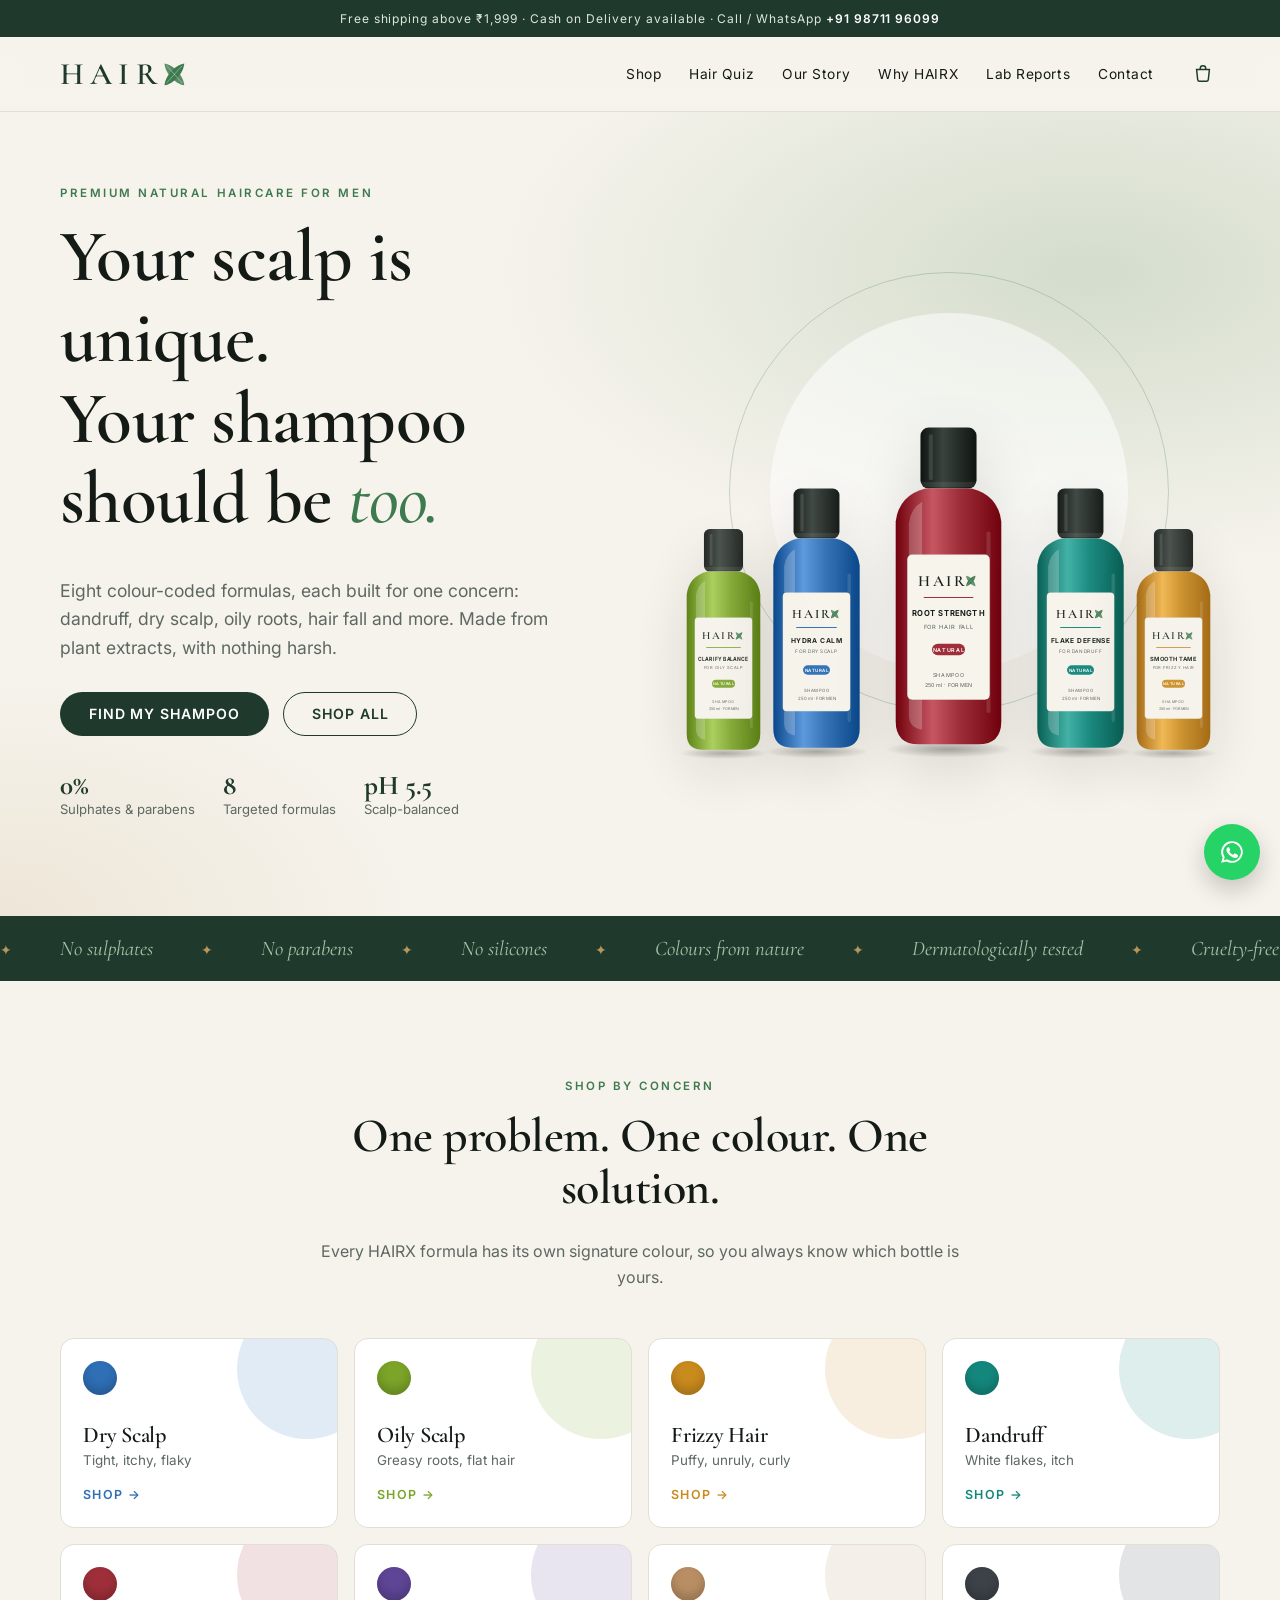
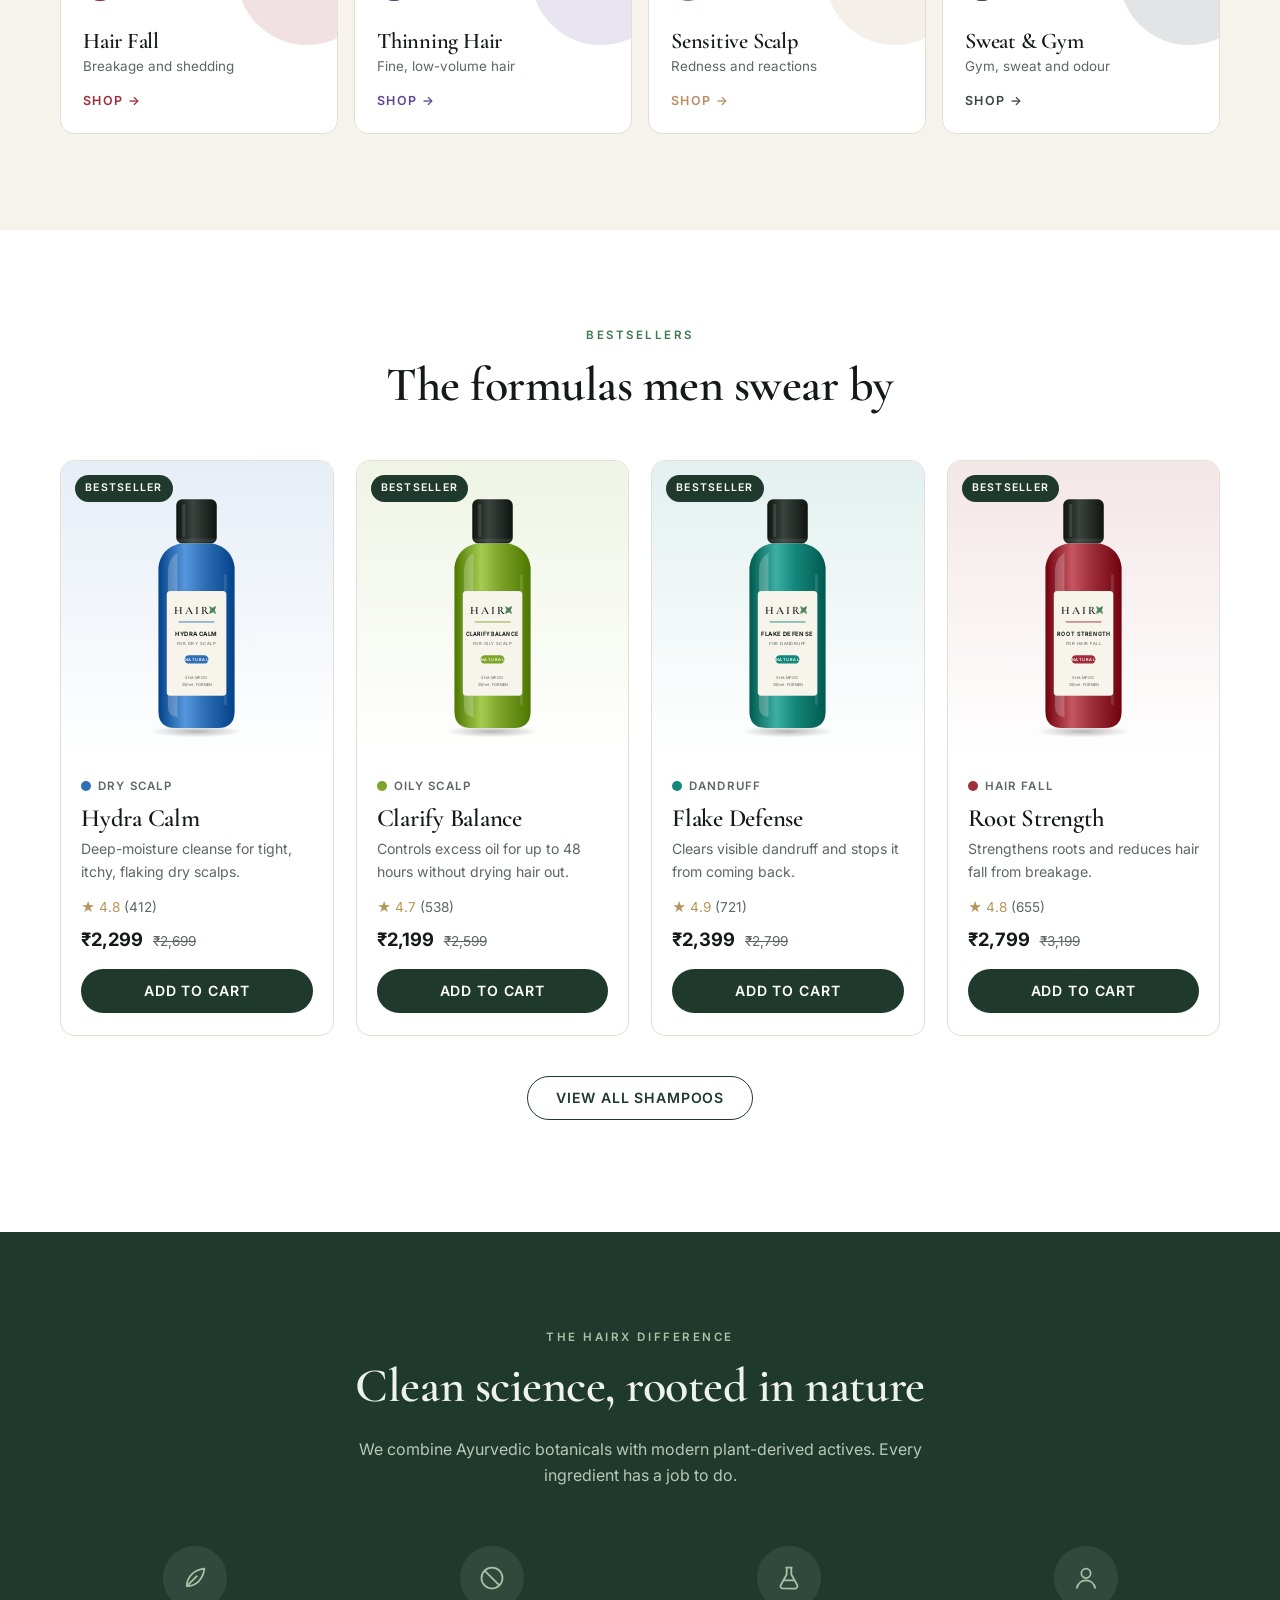
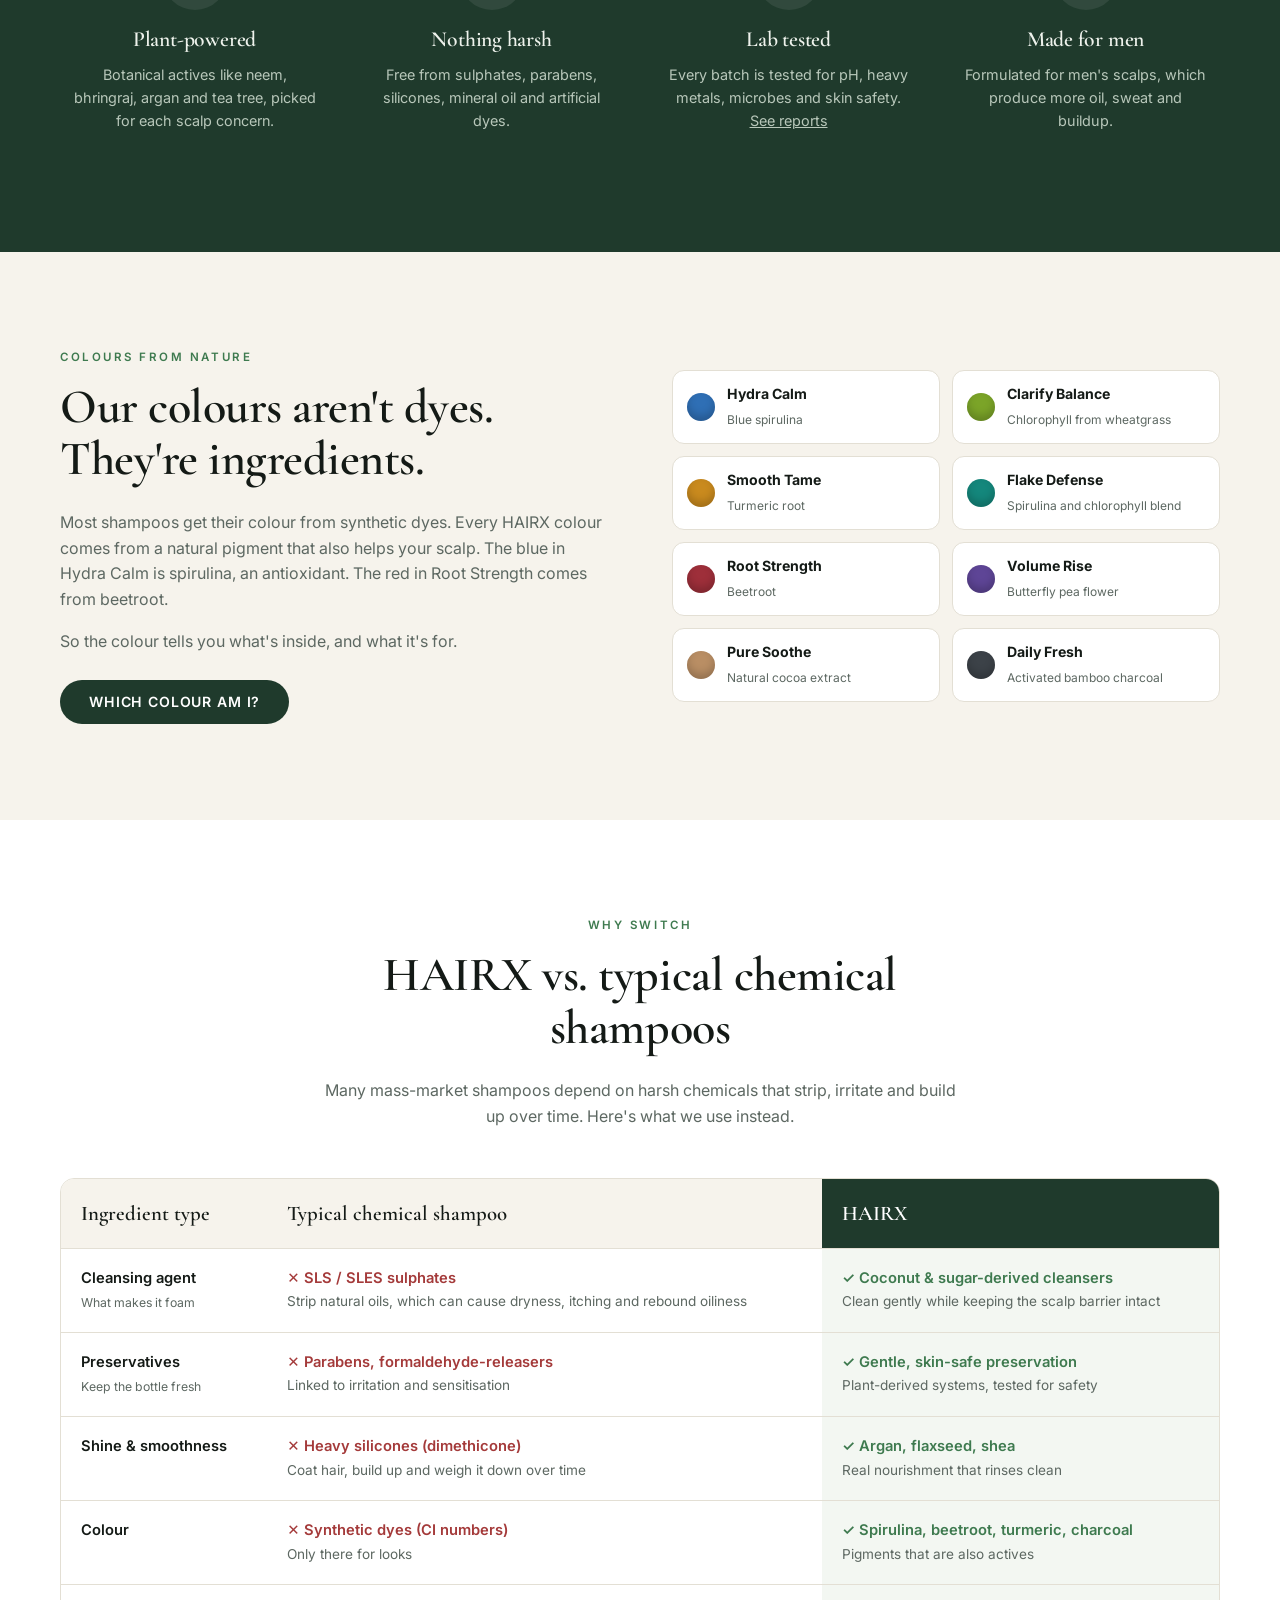
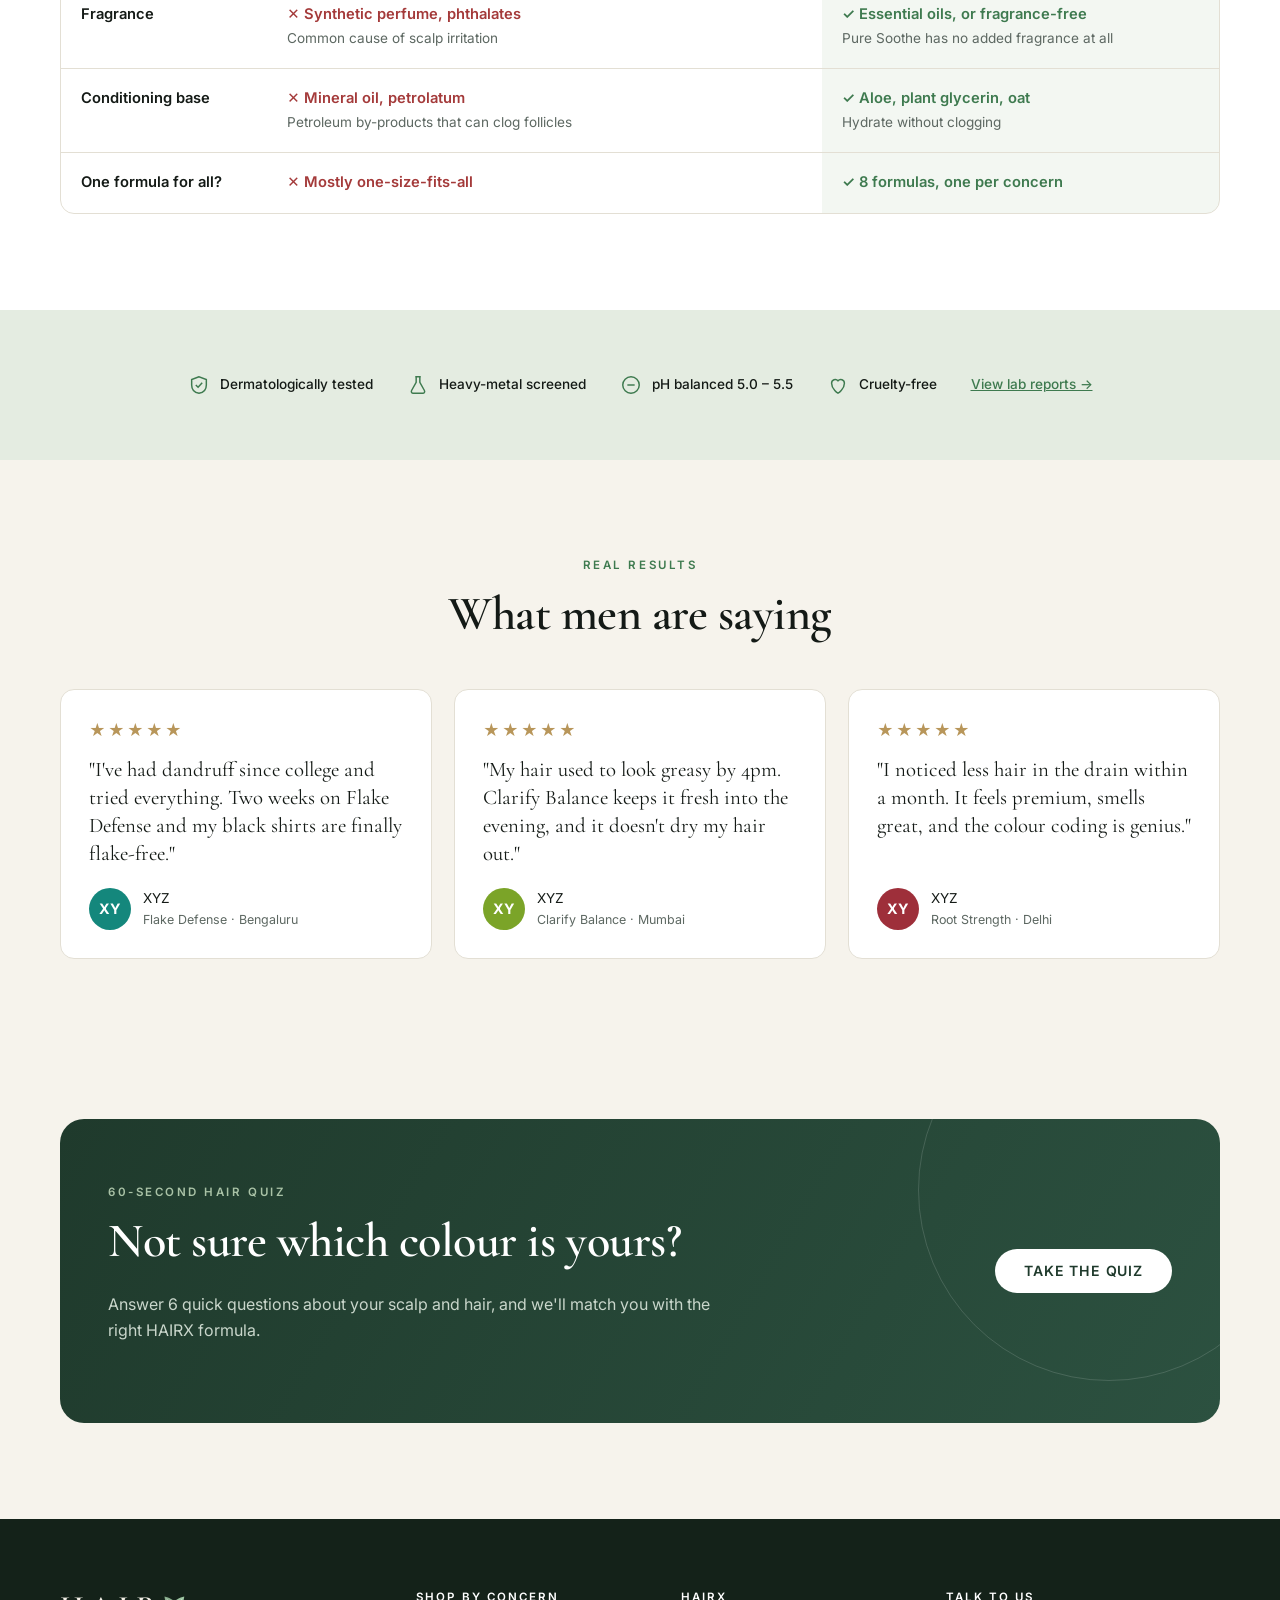
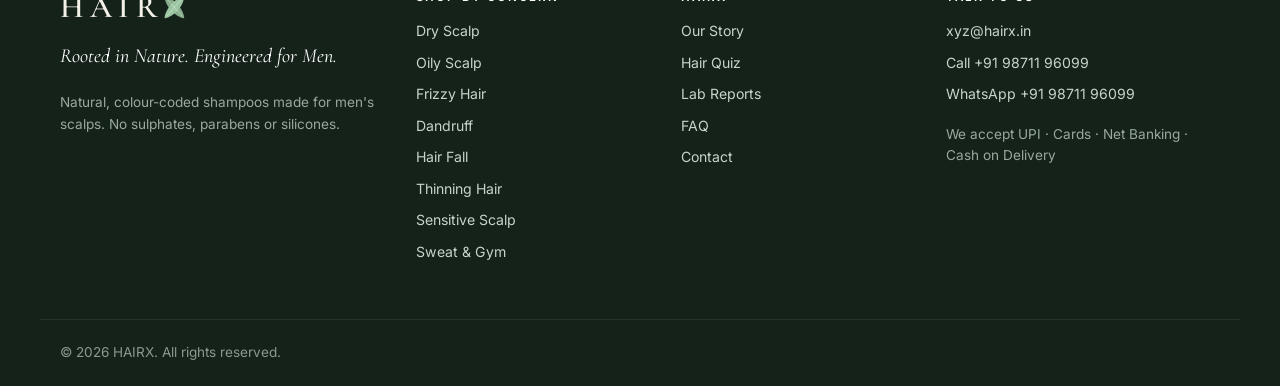
<file: index.html>
<!doctype html>
<html lang="en">
<head>
  <meta charset="utf-8">
  <meta name="viewport" content="width=device-width, initial-scale=1">
  <title>HAIRX — Natural Shampoos for Men | Rooted in Nature</title>
  <meta name="description" content="HAIRX makes premium, natural, colour-coded shampoos for men — one formula for every scalp concern: dandruff, dry scalp, oily scalp, hair fall, frizz and more.">
  <link rel="preconnect" href="https://fonts.googleapis.com">
  <link rel="preconnect" href="https://fonts.gstatic.com" crossorigin>
  <link href="https://fonts.googleapis.com/css2?family=Cormorant+Garamond:ital,wght@0,500;0,600;0,700;1,500&family=Inter:wght@400;500;600;700&display=swap" rel="stylesheet">
  <link rel="stylesheet" href="assets/css/style.css?v=3">
  <link rel="icon" href="data:image/svg+xml,%3Csvg xmlns='http://www.w3.org/2000/svg' viewBox='0 0 40 40'%3E%3Crect width='40' height='40' rx='10' fill='%231F3A2C'/%3E%3Cg transform='translate(20 20)' fill='%23A9C2A6'%3E%3Cpath d='M0-14C5-7 5 7 0 14C-5 7-5-7 0-14Z' transform='rotate(42)'/%3E%3Cpath d='M0-14C5-7 5 7 0 14C-5 7-5-7 0-14Z' transform='rotate(-42)'/%3E%3C/g%3E%3C/svg%3E">
</head>
<body>
  <div id="site-header"></div>

  <main>
    <!-- HERO -->
    <section class="hero">
      <div class="container hero-grid">
        <div class="reveal">
          <span class="eyebrow">Premium natural haircare for men</span>
          <h1>Your scalp is unique.<br>Your shampoo should be <em>too.</em></h1>
          <p class="hero-lead">Eight colour-coded formulas, each built for one concern: dandruff, dry scalp, oily roots, hair fall and more. Made from plant extracts, with nothing harsh.</p>
          <div class="hero-actions">
            <a class="btn btn-dark" href="quiz.html">Find my shampoo</a>
            <a class="btn btn-outline" href="shop.html">Shop all</a>
          </div>
          <div class="hero-trust">
            <div><strong>0%</strong>Sulphates &amp; parabens</div>
            <div><strong>8</strong>Targeted formulas</div>
            <div><strong>pH 5.5</strong>Scalp-balanced</div>
          </div>
        </div>
        <div class="hero-bottles reveal" id="hero-bottles"><div class="hero-ring"></div></div>
      </div>
    </section>

    <div class="marquee" aria-hidden="true">
      <div class="marquee-track">
        <span>No sulphates</span><span>No parabens</span><span>No silicones</span><span>Colours from nature</span><span>Dermatologically tested</span><span>Cruelty-free</span><span>Made in India</span>
        <span>No sulphates</span><span>No parabens</span><span>No silicones</span><span>Colours from nature</span><span>Dermatologically tested</span><span>Cruelty-free</span><span>Made in India</span>
      </div>
    </div>

    <!-- SHOP BY CONCERN -->
    <section class="section">
      <div class="container">
        <div class="section-head reveal">
          <span class="eyebrow">Shop by concern</span>
          <h2>One problem. One colour. One solution.</h2>
          <p>Every HAIRX formula has its own signature colour, so you always know which bottle is yours.</p>
        </div>
        <div class="concern-grid" id="concern-grid"></div>
      </div>
    </section>

    <!-- BESTSELLERS -->
    <section class="section bg-paper">
      <div class="container">
        <div class="section-head reveal">
          <span class="eyebrow">Bestsellers</span>
          <h2>The formulas men swear by</h2>
        </div>
        <div class="product-grid" id="bestsellers"></div>
        <p style="text-align:center;margin-top:40px"><a class="btn btn-outline" href="shop.html">View all shampoos</a></p>
      </div>
    </section>

    <!-- BENEFITS -->
    <section class="section bg-forest">
      <div class="container">
        <div class="section-head reveal">
          <span class="eyebrow">The HAIRX difference</span>
          <h2>Clean science, rooted in nature</h2>
          <p>We combine Ayurvedic botanicals with modern plant-derived actives. Every ingredient has a job to do.</p>
        </div>
        <div class="benefit-grid reveal">
          <div class="benefit">
            <div class="benefit-icon"><svg width="28" height="28" viewBox="0 0 24 24" fill="none" stroke="currentColor" stroke-width="1.5"><path d="M5 19c0-8 6-14 15-15-1 9-7 15-15 15Z"/><path d="M5 19 14 10"/></svg></div>
            <h3>Plant-powered</h3>
            <p>Botanical actives like neem, bhringraj, argan and tea tree, picked for each scalp concern.</p>
          </div>
          <div class="benefit">
            <div class="benefit-icon"><svg width="28" height="28" viewBox="0 0 24 24" fill="none" stroke="currentColor" stroke-width="1.5"><circle cx="12" cy="12" r="9"/><path d="m5.6 5.6 12.8 12.8"/></svg></div>
            <h3>Nothing harsh</h3>
            <p>Free from sulphates, parabens, silicones, mineral oil and artificial dyes.</p>
          </div>
          <div class="benefit">
            <div class="benefit-icon"><svg width="28" height="28" viewBox="0 0 24 24" fill="none" stroke="currentColor" stroke-width="1.5"><path d="M9 3h6M10 3v6L5 18a2 2 0 0 0 1.7 3h10.6A2 2 0 0 0 19 18l-5-9V3"/><path d="M7.5 14h9"/></svg></div>
            <h3>Lab tested</h3>
            <p>Every batch is tested for pH, heavy metals, microbes and skin safety. <a href="lab-reports.html">See reports</a></p>
          </div>
          <div class="benefit">
            <div class="benefit-icon"><svg width="28" height="28" viewBox="0 0 24 24" fill="none" stroke="currentColor" stroke-width="1.5"><circle cx="12" cy="8" r="4"/><path d="M4 21c1-4.5 4.4-7 8-7s7 2.5 8 7"/></svg></div>
            <h3>Made for men</h3>
            <p>Formulated for men's scalps, which produce more oil, sweat and buildup.</p>
          </div>
        </div>
      </div>
    </section>

    <!-- COLOUR STORY -->
    <section class="section">
      <div class="container split">
        <div class="reveal">
          <span class="eyebrow">Colours from nature</span>
          <h2>Our colours aren't dyes. They're ingredients.</h2>
          <p class="muted">Most shampoos get their colour from synthetic dyes. Every HAIRX colour comes from a natural pigment that also helps your scalp. The blue in Hydra Calm is spirulina, an antioxidant. The red in Root Strength comes from beetroot.</p>
          <p class="muted">So the colour tells you what's inside, and what it's for.</p>
          <a class="btn btn-dark" href="quiz.html" style="margin-top:10px">Which colour am I?</a>
        </div>
        <div class="swatch-list reveal" id="swatches"></div>
      </div>
    </section>

    <!-- COMPARISON -->
    <section class="section bg-paper" id="compare">
      <div class="container">
        <div class="section-head reveal">
          <span class="eyebrow">Why switch</span>
          <h2>HAIRX vs. typical chemical shampoos</h2>
          <p>Many mass-market shampoos depend on harsh chemicals that strip, irritate and build up over time. Here's what we use instead.</p>
        </div>
        <div class="table-wrap reveal">
          <table class="compare-table">
            <thead>
              <tr><th>Ingredient type</th><th>Typical chemical shampoo</th><th class="us">HAIRX</th></tr>
            </thead>
            <tbody>
              <tr>
                <td class="ingredient">Cleansing agent<small>What makes it foam</small></td>
                <td data-label="Typical shampoo"><span class="no">✕ SLS / SLES sulphates</span><br><span class="muted small">Strip natural oils, which can cause dryness, itching and rebound oiliness</span></td>
                <td class="us" data-label="HAIRX"><span class="yes">✓ Coconut &amp; sugar-derived cleansers</span><br><span class="muted small">Clean gently while keeping the scalp barrier intact</span></td>
              </tr>
              <tr>
                <td class="ingredient">Preservatives<small>Keep the bottle fresh</small></td>
                <td data-label="Typical shampoo"><span class="no">✕ Parabens, formaldehyde-releasers</span><br><span class="muted small">Linked to irritation and sensitisation</span></td>
                <td class="us" data-label="HAIRX"><span class="yes">✓ Gentle, skin-safe preservation</span><br><span class="muted small">Plant-derived systems, tested for safety</span></td>
              </tr>
              <tr>
                <td class="ingredient">Shine &amp; smoothness</td>
                <td data-label="Typical shampoo"><span class="no">✕ Heavy silicones (dimethicone)</span><br><span class="muted small">Coat hair, build up and weigh it down over time</span></td>
                <td class="us" data-label="HAIRX"><span class="yes">✓ Argan, flaxseed, shea</span><br><span class="muted small">Real nourishment that rinses clean</span></td>
              </tr>
              <tr>
                <td class="ingredient">Colour</td>
                <td data-label="Typical shampoo"><span class="no">✕ Synthetic dyes (CI numbers)</span><br><span class="muted small">Only there for looks</span></td>
                <td class="us" data-label="HAIRX"><span class="yes">✓ Spirulina, beetroot, turmeric, charcoal</span><br><span class="muted small">Pigments that are also actives</span></td>
              </tr>
              <tr>
                <td class="ingredient">Fragrance</td>
                <td data-label="Typical shampoo"><span class="no">✕ Synthetic perfume, phthalates</span><br><span class="muted small">Common cause of scalp irritation</span></td>
                <td class="us" data-label="HAIRX"><span class="yes">✓ Essential oils, or fragrance-free</span><br><span class="muted small">Pure Soothe has no added fragrance at all</span></td>
              </tr>
              <tr>
                <td class="ingredient">Conditioning base</td>
                <td data-label="Typical shampoo"><span class="no">✕ Mineral oil, petrolatum</span><br><span class="muted small">Petroleum by-products that can clog follicles</span></td>
                <td class="us" data-label="HAIRX"><span class="yes">✓ Aloe, plant glycerin, oat</span><br><span class="muted small">Hydrate without clogging</span></td>
              </tr>
              <tr>
                <td class="ingredient">One formula for all?</td>
                <td data-label="Typical shampoo"><span class="no">✕ Mostly one-size-fits-all</span></td>
                <td class="us" data-label="HAIRX"><span class="yes">✓ 8 formulas, one per concern</span></td>
              </tr>
            </tbody>
          </table>
        </div>
      </div>
    </section>

    <!-- LAB STRIP -->
    <section class="section-tight bg-sage">
      <div class="container">
        <div class="badge-strip">
          <div><svg width="22" height="22" viewBox="0 0 24 24" fill="none" stroke="currentColor" stroke-width="1.6"><path d="M12 3 4 6v6c0 5 3.4 8.3 8 9 4.6-.7 8-4 8-9V6l-8-3Z"/><path d="m8.5 12 2.5 2.5 4.5-5"/></svg>Dermatologically tested</div>
          <div><svg width="22" height="22" viewBox="0 0 24 24" fill="none" stroke="currentColor" stroke-width="1.6"><path d="M9 3h6M10 3v6L5 18a2 2 0 0 0 1.7 3h10.6A2 2 0 0 0 19 18l-5-9V3"/></svg>Heavy-metal screened</div>
          <div><svg width="22" height="22" viewBox="0 0 24 24" fill="none" stroke="currentColor" stroke-width="1.6"><circle cx="12" cy="12" r="9"/><path d="M8 12h8"/></svg>pH balanced 5.0 – 5.5</div>
          <div><svg width="22" height="22" viewBox="0 0 24 24" fill="none" stroke="currentColor" stroke-width="1.6"><path d="M12 21s-7-4.5-7-11a4 4 0 0 1 7-2.6A4 4 0 0 1 19 10c0 6.5-7 11-7 11Z"/></svg>Cruelty-free</div>
          <div><a class="link-btn" href="lab-reports.html">View lab reports →</a></div>
        </div>
      </div>
    </section>

    <!-- TESTIMONIALS (sample reviews — replace with real customer reviews before launch) -->
    <section class="section">
      <div class="container">
        <div class="section-head reveal">
          <span class="eyebrow">Real results</span>
          <h2>What men are saying</h2>
        </div>
        <div class="testimonial-grid reveal">
          <article class="testimonial">
            <div class="stars">★★★★★</div>
            <blockquote>"I've had dandruff since college and tried everything. Two weeks on Flake Defense and my black shirts are finally flake-free."</blockquote>
            <footer><div class="avatar" style="background:#14877C">XY</div><div>XYZ<span>Flake Defense · Bengaluru</span></div></footer>
          </article>
          <article class="testimonial">
            <div class="stars">★★★★★</div>
            <blockquote>"My hair used to look greasy by 4pm. Clarify Balance keeps it fresh into the evening, and it doesn't dry my hair out."</blockquote>
            <footer><div class="avatar" style="background:#7BA428">XY</div><div>XYZ<span>Clarify Balance · Mumbai</span></div></footer>
          </article>
          <article class="testimonial">
            <div class="stars">★★★★★</div>
            <blockquote>"I noticed less hair in the drain within a month. It feels premium, smells great, and the colour coding is genius."</blockquote>
            <footer><div class="avatar" style="background:#9E2F3A">XY</div><div>XYZ<span>Root Strength · Delhi</span></div></footer>
          </article>
        </div>
      </div>
    </section>

    <!-- CTA -->
    <section class="section-tight" style="padding-bottom:96px">
      <div class="container">
        <div class="cta-band reveal">
          <div>
            <span class="eyebrow" style="color:var(--sage)">60-second hair quiz</span>
            <h2>Not sure which colour is yours?</h2>
            <p>Answer 6 quick questions about your scalp and hair, and we'll match you with the right HAIRX formula.</p>
          </div>
          <a class="btn btn-light" href="quiz.html">Take the quiz</a>
        </div>
      </div>
    </section>
  </main>

  <div id="site-footer"></div>

  <script src="assets/js/config.js?v=3"></script>
  <script src="assets/js/products.js?v=3"></script>
  <script src="assets/js/bottle.js?v=3"></script>
  <script src="assets/js/layout.js?v=3"></script>
  <script>
    (function () {
      var P = HAIRX_PRODUCTS, C = HAIRX_CONCERNS;
      var blurbs = {
        "dry-scalp": "Tight, itchy, flaky", "oily-scalp": "Greasy roots, flat hair", "frizzy": "Puffy, unruly, curly",
        "dandruff": "White flakes, itch", "hair-fall": "Breakage and shedding", "thinning": "Fine, low-volume hair",
        "sensitive": "Redness and reactions", "sweat": "Gym, sweat and odour"
      };

      // Hero bottles
      var hero = document.getElementById("hero-bottles");
      var picks = ["clarify-balance", "hydra-calm", "root-strength", "flake-defense", "smooth-tame"];
      var cls = ["b-back", "b-side", "", "b-side", "b-back"];
      picks.forEach(function (id, i) {
        var wrap = document.createElement("div");
        wrap.innerHTML = HAIRX_bottle(HAIRX_findProduct(id));
        var svg = wrap.firstChild;
        if (cls[i]) svg.classList.add(cls[i]);
        hero.appendChild(svg);
      });

      // Concern tiles
      document.getElementById("concern-grid").innerHTML = Object.keys(C).map(function (k) {
        return '<a class="concern-tile" style="--accent:' + C[k].color + '" href="shop.html?concern=' + k + '">' +
          '<div class="concern-dot"></div><div><h3>' + C[k].label + "</h3><p>" + blurbs[k] + '</p><div class="arrow">Shop →</div></div></a>';
      }).join("");

      // Bestsellers
      document.getElementById("bestsellers").innerHTML = P.filter(function (p) { return p.bestseller; }).map(HAIRX_productCard).join("");

      // Swatches
      document.getElementById("swatches").innerHTML = P.filter(function (p) { return p.id !== "curl-define"; }).map(function (p) {
        return '<a class="swatch" href="product.html?id=' + p.id + '"><i style="background:' + p.color + '"></i><div><b>' + p.name + "</b><span>" + p.pigment + "</span></div></a>";
      }).join("");
    })();
  </script>
</body>
</html>
</file>
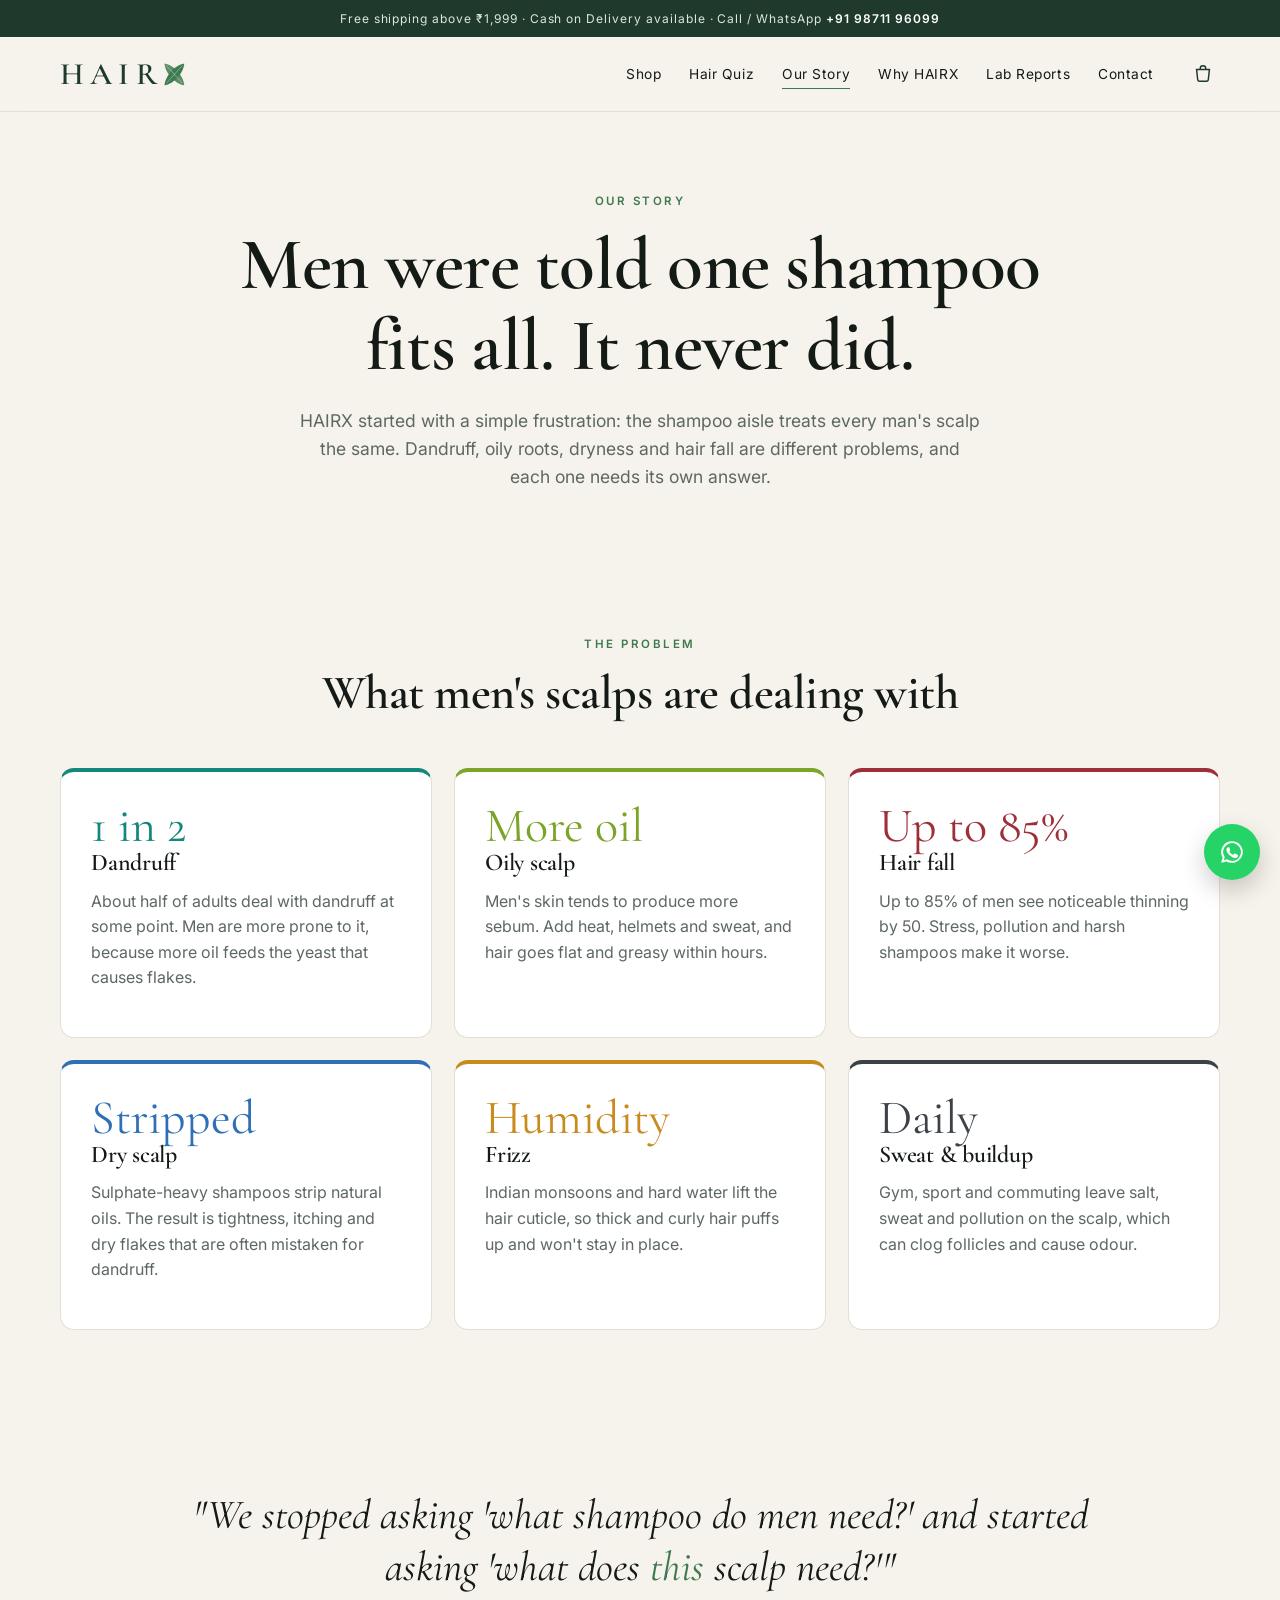
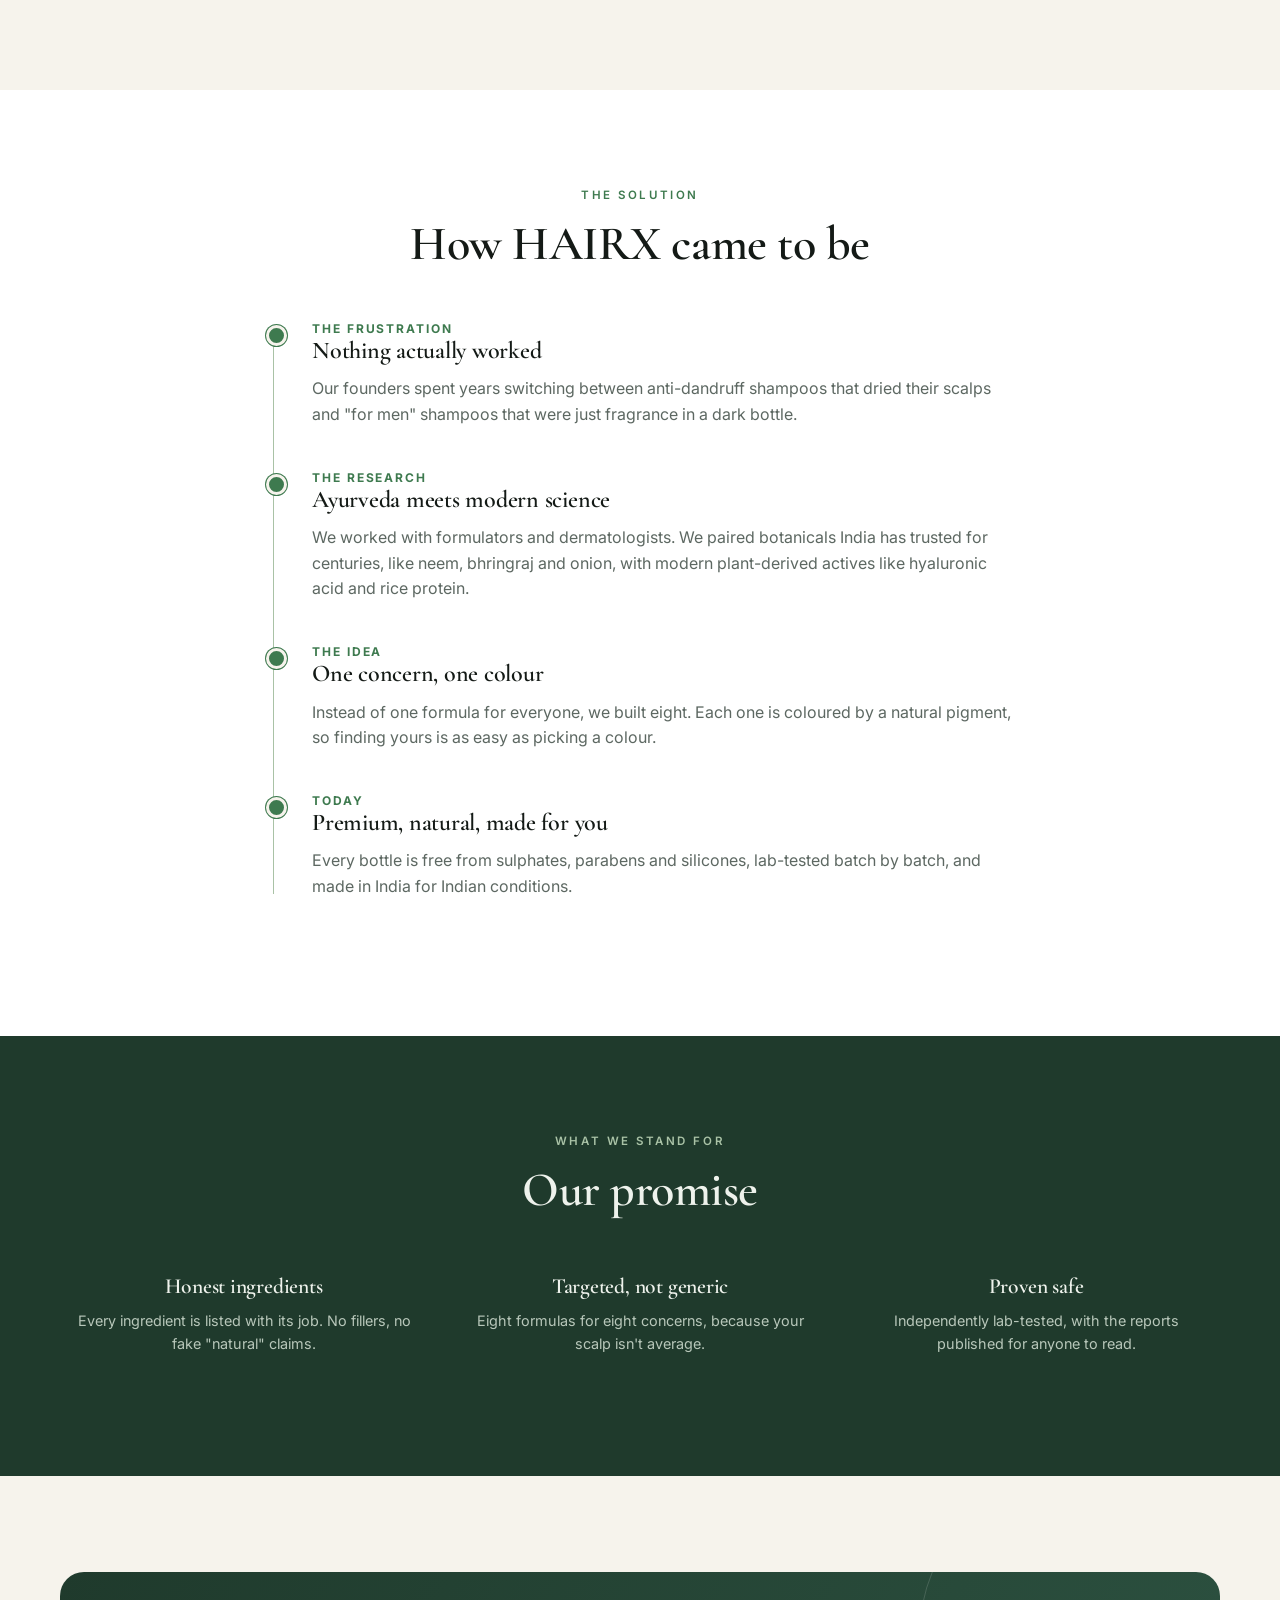
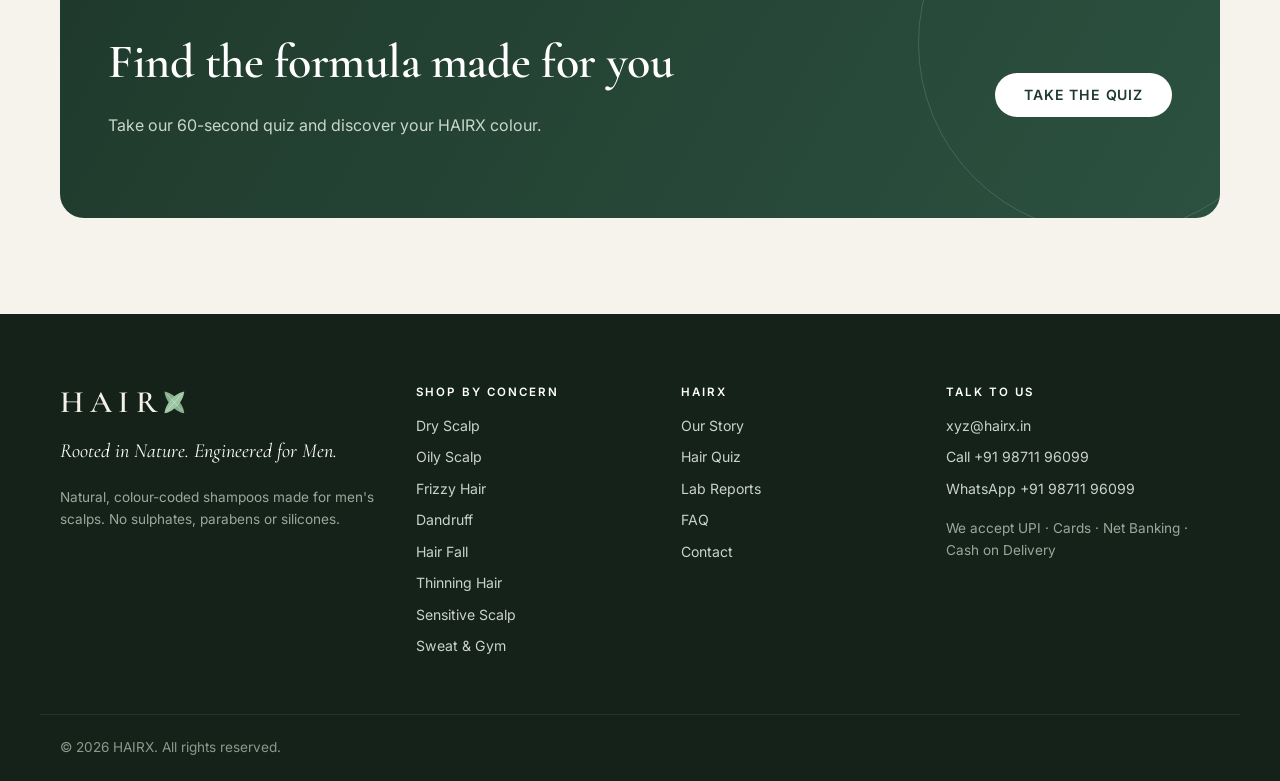
<file: about.html>
<!doctype html>
<html lang="en">
<head>
  <meta charset="utf-8">
  <meta name="viewport" content="width=device-width, initial-scale=1">
  <title>Our Story | HAIRX</title>
  <meta name="description" content="Why we built HAIRX: men's scalps deal with dandruff, oil, dryness and hair fall, and one shampoo can't fix them all.">
  <link rel="preconnect" href="https://fonts.googleapis.com">
  <link rel="preconnect" href="https://fonts.gstatic.com" crossorigin>
  <link href="https://fonts.googleapis.com/css2?family=Cormorant+Garamond:ital,wght@0,500;0,600;0,700;1,500&family=Inter:wght@400;500;600;700&display=swap" rel="stylesheet">
  <link rel="stylesheet" href="assets/css/style.css?v=3">
</head>
<body>
  <div id="site-header"></div>

  <main>
    <section class="story-hero">
      <div class="container reveal">
        <span class="eyebrow">Our story</span>
        <h1>Men were told one shampoo fits all. It never did.</h1>
        <p>HAIRX started with a simple frustration: the shampoo aisle treats every man's scalp the same. Dandruff, oily roots, dryness and hair fall are different problems, and each one needs its own answer.</p>
      </div>
    </section>

    <section class="section-tight">
      <div class="container">
        <div class="section-head reveal">
          <span class="eyebrow">The problem</span>
          <h2>What men's scalps are dealing with</h2>
        </div>
        <div class="problem-grid reveal">
          <div class="problem-card" style="--accent:#14877C">
            <div class="stat">1 in 2</div>
            <h3>Dandruff</h3>
            <p class="muted">About half of adults deal with dandruff at some point. Men are more prone to it, because more oil feeds the yeast that causes flakes.</p>
          </div>
          <div class="problem-card" style="--accent:#7BA428">
            <div class="stat">More oil</div>
            <h3>Oily scalp</h3>
            <p class="muted">Men's skin tends to produce more sebum. Add heat, helmets and sweat, and hair goes flat and greasy within hours.</p>
          </div>
          <div class="problem-card" style="--accent:#9E2F3A">
            <div class="stat">Up to 85%</div>
            <h3>Hair fall</h3>
            <p class="muted">Up to 85% of men see noticeable thinning by 50. Stress, pollution and harsh shampoos make it worse.</p>
          </div>
          <div class="problem-card" style="--accent:#2F6FB5">
            <div class="stat">Stripped</div>
            <h3>Dry scalp</h3>
            <p class="muted">Sulphate-heavy shampoos strip natural oils. The result is tightness, itching and dry flakes that are often mistaken for dandruff.</p>
          </div>
          <div class="problem-card" style="--accent:#C98A1E">
            <div class="stat">Humidity</div>
            <h3>Frizz</h3>
            <p class="muted">Indian monsoons and hard water lift the hair cuticle, so thick and curly hair puffs up and won't stay in place.</p>
          </div>
          <div class="problem-card" style="--accent:#3C4248">
            <div class="stat">Daily</div>
            <h3>Sweat &amp; buildup</h3>
            <p class="muted">Gym, sport and commuting leave salt, sweat and pollution on the scalp, which can clog follicles and cause odour.</p>
          </div>
        </div>
      </div>
    </section>

    <section class="section">
      <div class="container">
        <p class="quote-big reveal">"We stopped asking 'what shampoo do men need?' and started asking 'what does <span style="color:var(--leaf)">this</span> scalp need?'"</p>
      </div>
    </section>

    <section class="section bg-paper">
      <div class="container">
        <div class="section-head reveal">
          <span class="eyebrow">The solution</span>
          <h2>How HAIRX came to be</h2>
        </div>
        <div class="timeline">
          <div class="timeline-item reveal">
            <div class="year">The frustration</div>
            <h3>Nothing actually worked</h3>
            <p class="muted">Our founders spent years switching between anti-dandruff shampoos that dried their scalps and "for men" shampoos that were just fragrance in a dark bottle.</p>
          </div>
          <div class="timeline-item reveal">
            <div class="year">The research</div>
            <h3>Ayurveda meets modern science</h3>
            <p class="muted">We worked with formulators and dermatologists. We paired botanicals India has trusted for centuries, like neem, bhringraj and onion, with modern plant-derived actives like hyaluronic acid and rice protein.</p>
          </div>
          <div class="timeline-item reveal">
            <div class="year">The idea</div>
            <h3>One concern, one colour</h3>
            <p class="muted">Instead of one formula for everyone, we built eight. Each one is coloured by a natural pigment, so finding yours is as easy as picking a colour.</p>
          </div>
          <div class="timeline-item reveal">
            <div class="year">Today</div>
            <h3>Premium, natural, made for you</h3>
            <p class="muted">Every bottle is free from sulphates, parabens and silicones, lab-tested batch by batch, and made in India for Indian conditions.</p>
          </div>
        </div>
      </div>
    </section>

    <section class="section bg-forest">
      <div class="container">
        <div class="section-head reveal">
          <span class="eyebrow">What we stand for</span>
          <h2>Our promise</h2>
        </div>
        <div class="values-grid reveal">
          <div class="benefit"><h3>Honest ingredients</h3><p>Every ingredient is listed with its job. No fillers, no fake "natural" claims.</p></div>
          <div class="benefit"><h3>Targeted, not generic</h3><p>Eight formulas for eight concerns, because your scalp isn't average.</p></div>
          <div class="benefit"><h3>Proven safe</h3><p>Independently lab-tested, with the reports published for anyone to read.</p></div>
        </div>
      </div>
    </section>

    <section class="section-tight" style="padding:96px 0">
      <div class="container">
        <div class="cta-band reveal">
          <div>
            <h2>Find the formula made for you</h2>
            <p>Take our 60-second quiz and discover your HAIRX colour.</p>
          </div>
          <a class="btn btn-light" href="quiz.html">Take the quiz</a>
        </div>
      </div>
    </section>
  </main>

  <div id="site-footer"></div>

  <script src="assets/js/config.js?v=3"></script>
  <script src="assets/js/products.js?v=3"></script>
  <script src="assets/js/bottle.js?v=3"></script>
  <script src="assets/js/layout.js?v=3"></script>
</body>
</html>
</file>
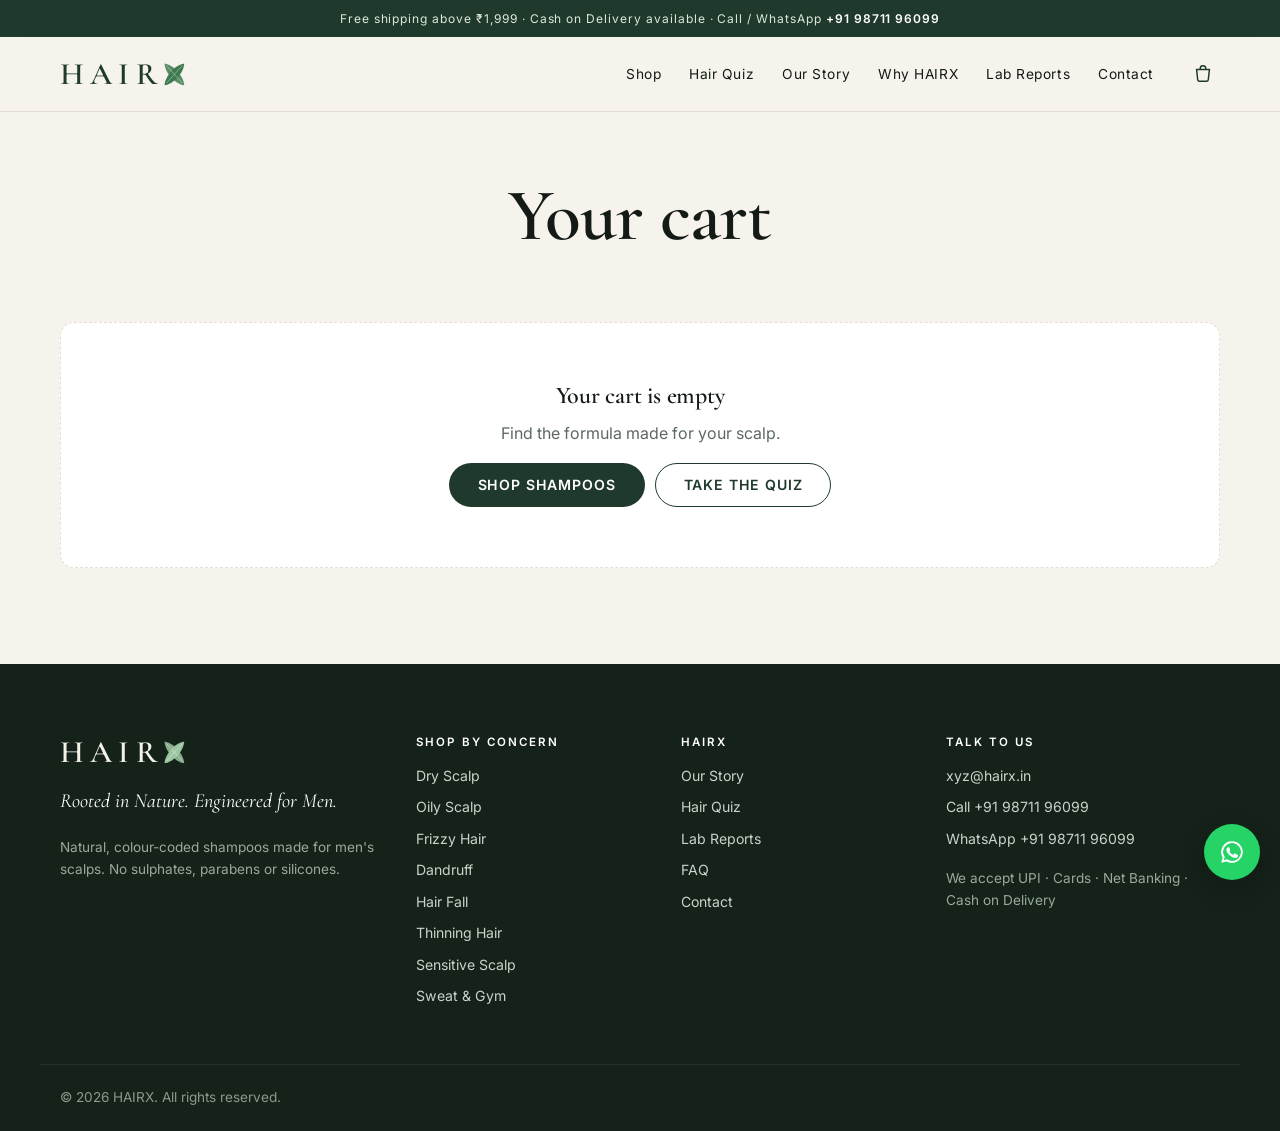
<file: cart.html>
<!doctype html>
<html lang="en">
<head>
  <meta charset="utf-8">
  <meta name="viewport" content="width=device-width, initial-scale=1">
  <title>Your Cart | HAIRX</title>
  <link rel="preconnect" href="https://fonts.googleapis.com">
  <link rel="preconnect" href="https://fonts.gstatic.com" crossorigin>
  <link href="https://fonts.googleapis.com/css2?family=Cormorant+Garamond:ital,wght@0,500;0,600;0,700;1,500&family=Inter:wght@400;500;600;700&display=swap" rel="stylesheet">
  <link rel="stylesheet" href="assets/css/style.css?v=3">
</head>
<body>
  <div id="site-header"></div>

  <main class="container">
    <section class="page-hero" style="padding-bottom:28px">
      <h1>Your cart</h1>
    </section>
    <div id="cart"></div>
  </main>

  <div id="site-footer"></div>

  <script src="assets/js/config.js?v=3"></script>
  <script src="assets/js/products.js?v=3"></script>
  <script src="assets/js/bottle.js?v=3"></script>
  <script src="assets/js/layout.js?v=3"></script>
  <script>
    (function () {
      var el = document.getElementById("cart"), fmt = HAIRX_formatINR, CFG = HAIRX_CONFIG;

      function render() {
        var t = HAIRX_cart.totals();
        if (!t.lines.length) {
          el.innerHTML = '<div class="empty-state" style="margin-bottom:96px"><h3>Your cart is empty</h3><p class="muted">Find the formula made for your scalp.</p>' +
            '<div style="display:flex;gap:10px;justify-content:center;flex-wrap:wrap"><a class="btn btn-dark" href="shop.html">Shop shampoos</a><a class="btn btn-outline" href="quiz.html">Take the quiz</a></div></div>';
          return;
        }
        var left = CFG.freeShippingAbove - t.subtotal;
        el.innerHTML = '<div class="cart-layout"><div>' +
          t.lines.map(function (l) {
            var p = l.product;
            return '<div class="cart-line" style="--accent:' + p.color + '">' +
              '<a class="thumb" href="product.html?id=' + p.id + '">' + HAIRX_bottle(p) + "</a>" +
              "<div><h3>" + p.name + '</h3><div class="muted small">' + HAIRX_CONCERNS[p.concern].label + " · " + p.size + "</div>" +
              '<div class="small" style="margin-top:6px">' + fmt(p.price) + ' <s class="muted">' + fmt(p.mrp) + "</s></div></div>" +
              '<div class="line-right">' +
                '<div class="qty"><button data-dec="' + p.id + '" aria-label="Decrease">−</button><input value="' + l.qty + '" readonly aria-label="Quantity"><button data-inc="' + p.id + '" aria-label="Increase">+</button></div>' +
                "<b>" + fmt(l.total) + "</b>" +
                '<button class="link-btn" data-remove="' + p.id + '">Remove</button>' +
              "</div></div>";
          }).join("") +
          '<a class="link-btn" href="shop.html">← Continue shopping</a>' +
          "</div>" +
          '<aside class="summary"><h3>Order summary</h3>' +
            (left > 0 ? '<div class="ship-bar">Add <b>' + fmt(left) + "</b> more for free shipping</div>" : '<div class="ship-bar">You get <b>free shipping</b> on this order</div>') +
            '<div class="sum-row"><span>Subtotal</span><span>' + fmt(t.subtotal) + "</span></div>" +
            '<div class="sum-row save"><span>You save</span><span>−' + fmt(t.savings) + "</span></div>" +
            '<div class="sum-row"><span>Shipping</span><span>' + (t.shipping ? fmt(t.shipping) : "FREE") + "</span></div>" +
            '<div class="sum-row total"><span>Total</span><span>' + fmt(t.total) + "</span></div>" +
            '<a class="btn btn-dark btn-block" href="checkout.html" style="margin-top:18px">Proceed to checkout</a>' +
            '<p class="small muted" style="text-align:center;margin:14px 0 0">UPI · Cards · Net Banking · Cash on Delivery</p>' +
          "</aside></div>";
      }

      el.addEventListener("click", function (e) {
        var b = e.target.closest("button");
        if (!b) return;
        var line = function (id) { return HAIRX_cart.items().find(function (l) { return l.id === id; }); };
        if (b.dataset.inc) HAIRX_cart.setQty(b.dataset.inc, Math.min(10, line(b.dataset.inc).qty + 1));
        if (b.dataset.dec) HAIRX_cart.setQty(b.dataset.dec, line(b.dataset.dec).qty - 1);
        if (b.dataset.remove) HAIRX_cart.remove(b.dataset.remove);
        render();
      });
      render();
    })();
  </script>
</body>
</html>
</file>
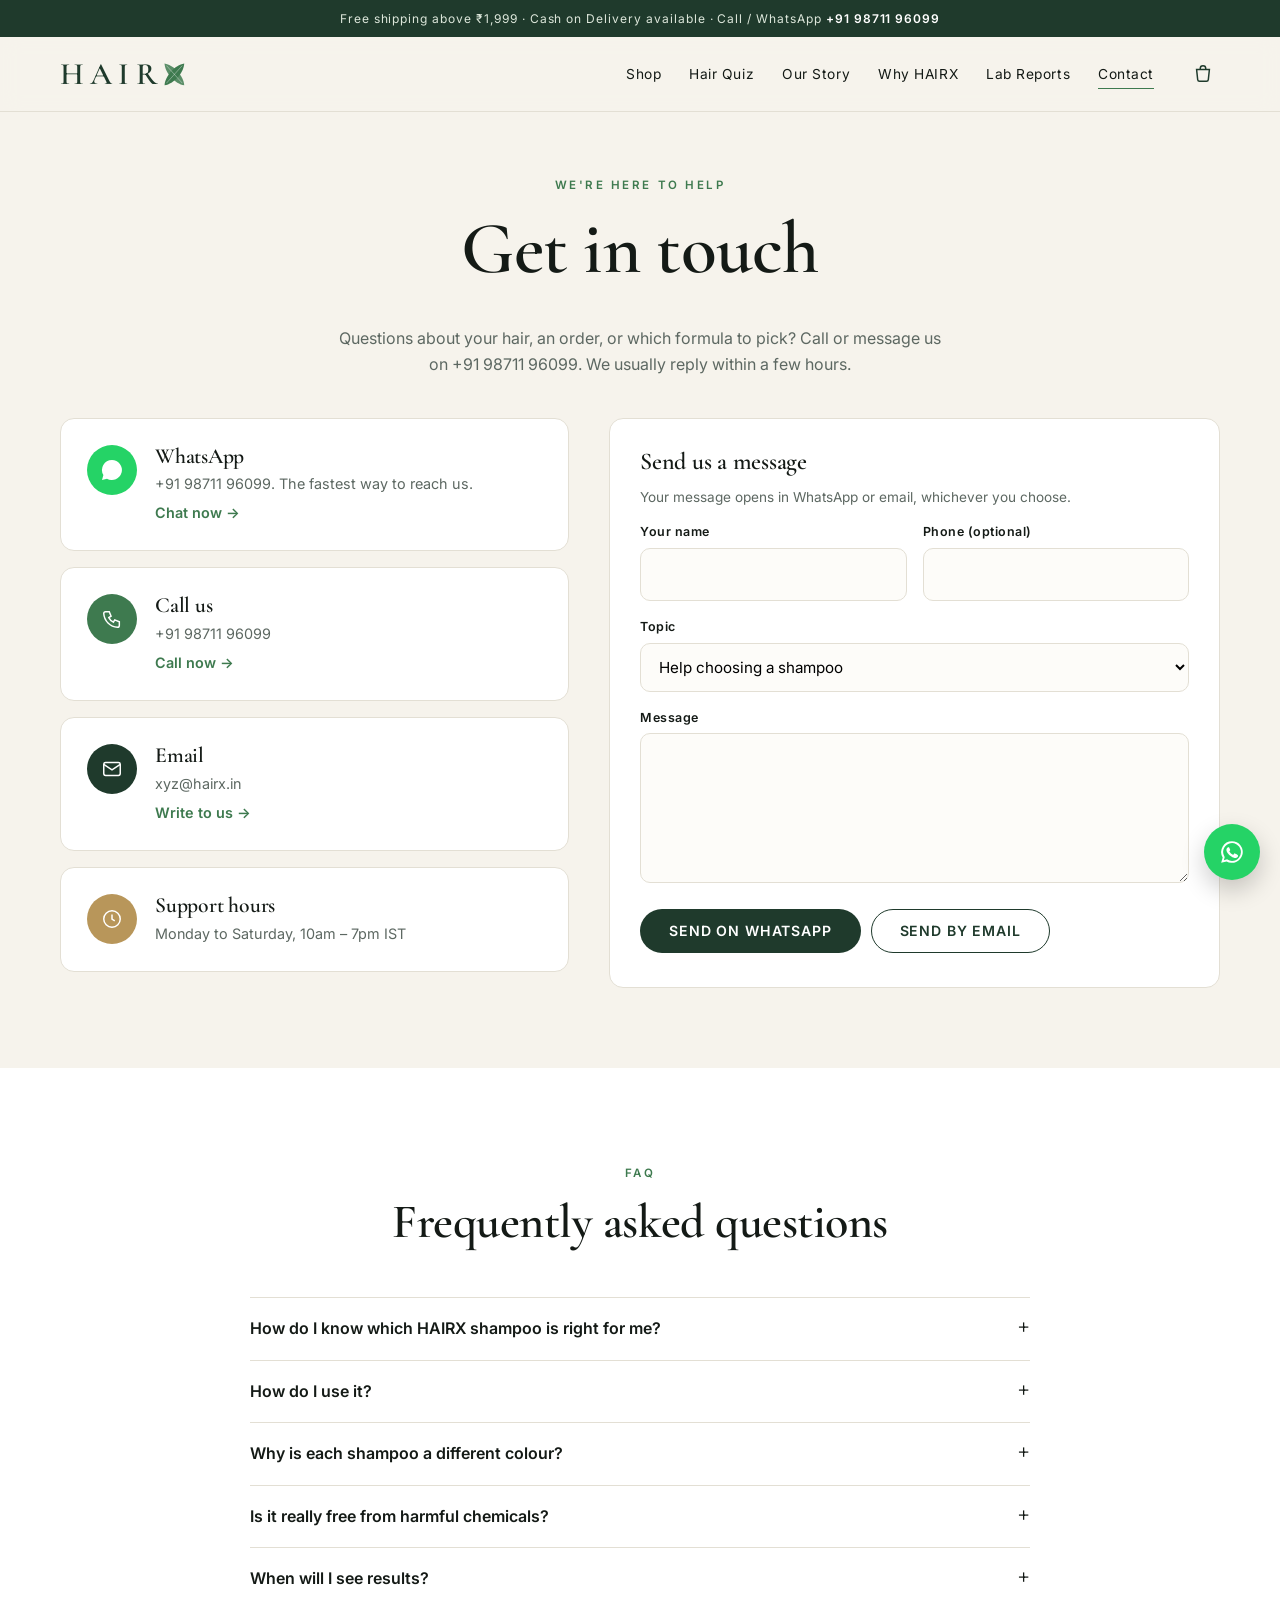
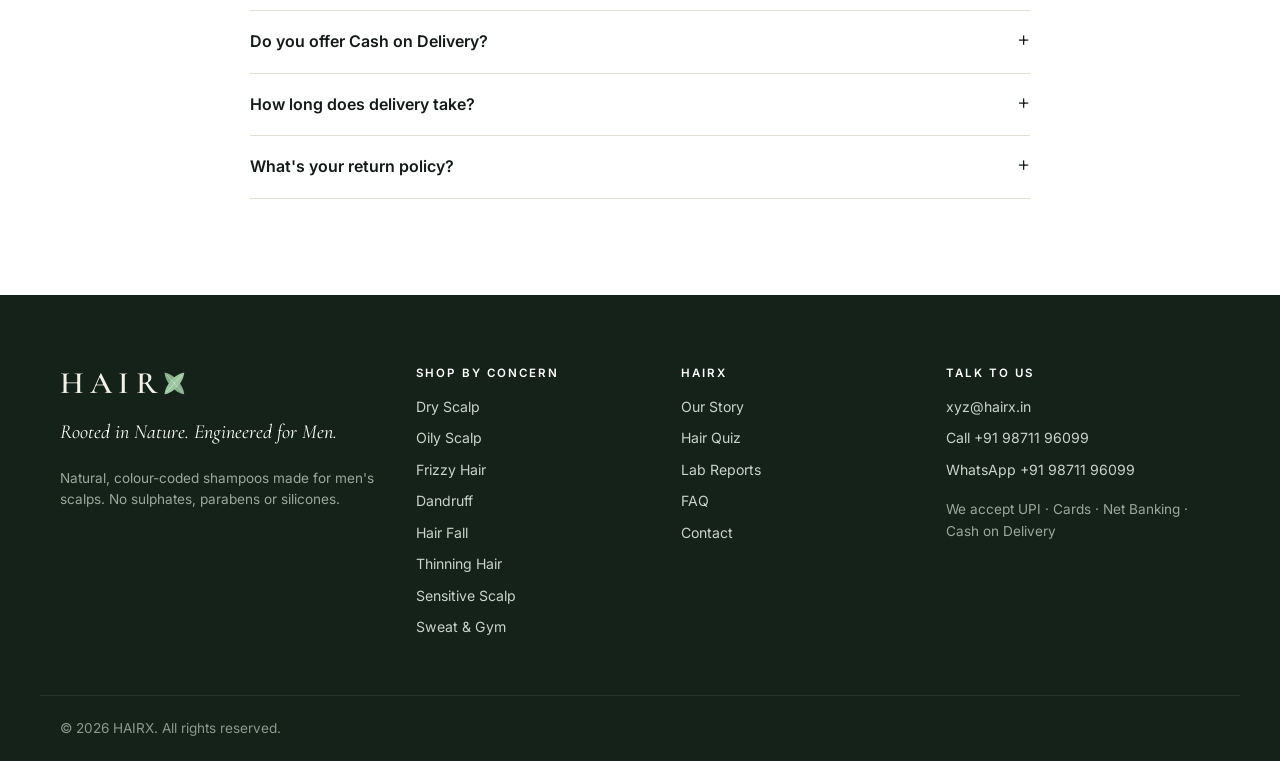
<file: contact.html>
<!doctype html>
<html lang="en">
<head>
  <meta charset="utf-8">
  <meta name="viewport" content="width=device-width, initial-scale=1">
  <title>Contact Us | HAIRX</title>
  <meta name="description" content="Get in touch with HAIRX by email or WhatsApp. Questions about orders, products or your hair? We're here to help.">
  <link rel="preconnect" href="https://fonts.googleapis.com">
  <link rel="preconnect" href="https://fonts.gstatic.com" crossorigin>
  <link href="https://fonts.googleapis.com/css2?family=Cormorant+Garamond:ital,wght@0,500;0,600;0,700;1,500&family=Inter:wght@400;500;600;700&display=swap" rel="stylesheet">
  <link rel="stylesheet" href="assets/css/style.css?v=3">
</head>
<body>
  <div id="site-header"></div>

  <main>
    <section class="page-hero">
      <div class="container">
        <span class="eyebrow">We're here to help</span>
        <h1>Get in touch</h1>
        <p>Questions about your hair, an order, or which formula to pick? Call or message us on +91 98711 96099. We usually reply within a few hours.</p>
      </div>
    </section>

    <section class="container" style="padding-bottom:80px">
      <div class="contact-grid">
        <div>
          <a class="contact-card" id="wa-card" target="_blank" rel="noopener">
            <div class="ic" style="background:#25D366"><svg viewBox="0 0 24 24" width="24" height="24" fill="#fff"><path d="M12 2a10 10 0 0 0-8.6 15.1L2 22l5-1.3A10 10 0 1 0 12 2Zm4.5 12.1c-.2-.1-1.5-.7-1.7-.8-.2-.1-.4-.1-.6.1l-.8 1c-.1.2-.3.2-.5.1a6.7 6.7 0 0 1-3.3-2.9c-.2-.4.2-.4.7-1.3.1-.2 0-.3 0-.4l-.8-1.8c-.2-.5-.4-.4-.6-.4h-.5a1 1 0 0 0-.7.3 3 3 0 0 0-.9 2.2 5.2 5.2 0 0 0 1.1 2.7 11.8 11.8 0 0 0 4.5 4c1.7.7 2.3.8 3.2.6a2.7 2.7 0 0 0 1.8-1.2 2.2 2.2 0 0 0 .1-1.3c0-.1-.2-.2-.4-.3Z"/></svg></div>
            <div><h3>WhatsApp</h3><p id="wa-text"></p><p class="small" style="margin-top:6px;color:var(--leaf);font-weight:600">Chat now →</p></div>
          </a>
          <a class="contact-card" id="call-card">
            <div class="ic" style="background:var(--leaf)"><svg width="22" height="22" viewBox="0 0 24 24" fill="none" stroke="#fff" stroke-width="1.6"><path d="M5 4h4l2 5-2.5 1.5a11 11 0 0 0 5 5L15 13l5 2v4a2 2 0 0 1-2 2A16 16 0 0 1 3 6a2 2 0 0 1 2-2Z"/></svg></div>
            <div><h3>Call us</h3><p id="call-text"></p><p class="small" style="margin-top:6px;color:var(--leaf);font-weight:600">Call now →</p></div>
          </a>
          <a class="contact-card" id="mail-card">
            <div class="ic" style="background:var(--forest)"><svg width="22" height="22" viewBox="0 0 24 24" fill="none" stroke="#fff" stroke-width="1.6"><rect x="3" y="5" width="18" height="14" rx="2"/><path d="m3 7 9 6 9-6"/></svg></div>
            <div><h3>Email</h3><p id="mail-text"></p><p class="small" style="margin-top:6px;color:var(--leaf);font-weight:600">Write to us →</p></div>
          </a>
          <div class="contact-card" style="cursor:default">
            <div class="ic" style="background:var(--gold)"><svg width="22" height="22" viewBox="0 0 24 24" fill="none" stroke="#fff" stroke-width="1.6"><circle cx="12" cy="12" r="9"/><path d="M12 7v5l3 2"/></svg></div>
            <div><h3>Support hours</h3><p>Monday to Saturday, 10am – 7pm IST</p></div>
          </div>
        </div>

        <form class="form-card" id="contact-form" novalidate>
          <h3>Send us a message</h3>
          <p class="muted small">Your message opens in WhatsApp or email, whichever you choose.</p>
          <div class="form-grid">
            <div class="field"><label for="c-name">Your name</label><input id="c-name" required autocomplete="name"><div class="err">Please enter your name</div></div>
            <div class="field"><label for="c-phone">Phone (optional)</label><input id="c-phone" type="tel" autocomplete="tel"></div>
            <div class="field full"><label for="c-topic">Topic</label>
              <select id="c-topic"><option>Help choosing a shampoo</option><option>Order or delivery</option><option>Returns &amp; refunds</option><option>Lab reports</option><option>Bulk / salon enquiry</option><option>Something else</option></select>
            </div>
            <div class="field full"><label for="c-msg">Message</label><textarea id="c-msg" rows="5" required></textarea><div class="err">Please write a message</div></div>
          </div>
          <div style="display:flex;gap:10px;flex-wrap:wrap;margin-top:18px">
            <button class="btn btn-dark" type="submit" data-via="wa">Send on WhatsApp</button>
            <button class="btn btn-outline" type="submit" data-via="mail">Send by email</button>
          </div>
        </form>
      </div>
    </section>

    <section class="section bg-paper" id="faq">
      <div class="container" style="max-width:820px">
        <div class="section-head">
          <span class="eyebrow">FAQ</span>
          <h2>Frequently asked questions</h2>
        </div>
        <div class="accordion">
          <details><summary>How do I know which HAIRX shampoo is right for me?</summary><div class="acc-body">Each colour targets one concern. Take our <a href="quiz.html">60-second hair quiz</a> for a personal match, or message us on WhatsApp and we'll help you choose.</div></details>
          <details><summary>How do I use it?</summary><div class="acc-body">Apply on damp hair. Massage a coin-sized amount into your scalp for about 60 seconds, leave it for 1–2 minutes, then rinse well. Use it 3–4 times a week, or daily if you sweat a lot.</div></details>
          <details><summary>Why is each shampoo a different colour?</summary><div class="acc-body">The colours come from natural pigments that are also active ingredients, such as spirulina (blue), beetroot (red), turmeric (amber) and bamboo charcoal (grey). There are no synthetic dyes.</div></details>
          <details><summary>Is it really free from harmful chemicals?</summary><div class="acc-body">Yes. HAIRX is free from SLS/SLES sulphates, parabens, silicones, mineral oil, phthalates, formaldehyde-releasers and artificial dyes. See our <a href="lab-reports.html">lab reports</a>.</div></details>
          <details><summary>When will I see results?</summary><div class="acc-body">Most men feel a difference after the first wash: less oil, less itch, softer hair. Visible changes in dandruff usually take about 2 weeks, and hair fall about 6–8 weeks of regular use.</div></details>
          <details><summary>Do you offer Cash on Delivery?</summary><div class="acc-body">Yes. We accept UPI (GPay, PhonePe, Paytm and any UPI app), credit and debit cards, net banking and Cash on Delivery across India.</div></details>
          <details><summary>How long does delivery take?</summary><div class="acc-body">Orders ship within 24 hours. Delivery takes 2–4 days to metro cities and 4–7 days elsewhere. Shipping is free above ₹1,999.</div></details>
          <details><summary>What's your return policy?</summary><div class="acc-body">If a product arrives damaged or isn't right for you, message us within 7 days of delivery and we'll replace it or refund you.</div></details>
        </div>
      </div>
    </section>
  </main>

  <div id="site-footer"></div>

  <script src="assets/js/config.js?v=3"></script>
  <script src="assets/js/products.js?v=3"></script>
  <script src="assets/js/bottle.js?v=3"></script>
  <script src="assets/js/layout.js?v=3"></script>
  <script>
    (function () {
      var CFG = HAIRX_CONFIG;
      document.getElementById("wa-card").href = "https://wa.me/" + CFG.whatsapp;
      document.getElementById("wa-text").textContent = CFG.whatsappDisplay + ". The fastest way to reach us.";
      document.getElementById("call-card").href = "tel:" + CFG.phone;
      document.getElementById("call-text").textContent = CFG.whatsappDisplay;
      document.getElementById("mail-card").href = "mailto:" + CFG.email;
      document.getElementById("mail-text").textContent = CFG.email;

      var form = document.getElementById("contact-form"), via = "wa";
      form.querySelectorAll("[data-via]").forEach(function (b) {
        b.addEventListener("click", function () { via = b.getAttribute("data-via"); });
      });
      form.addEventListener("submit", function (e) {
        e.preventDefault();
        var ok = true;
        ["c-name", "c-msg"].forEach(function (id) {
          var input = document.getElementById(id), f = input.closest(".field");
          var bad = !input.value.trim();
          f.classList.toggle("invalid", bad);
          if (bad) ok = false;
        });
        if (!ok) return;
        var name = document.getElementById("c-name").value.trim();
        var phone = document.getElementById("c-phone").value.trim();
        var topic = document.getElementById("c-topic").value;
        var msg = document.getElementById("c-msg").value.trim();
        var body = "Hi HAIRX, I'm " + name + (phone ? " (" + phone + ")" : "") + ".\nTopic: " + topic + "\n\n" + msg;
        if (via === "wa") window.open("https://wa.me/" + CFG.whatsapp + "?text=" + encodeURIComponent(body), "_blank");
        else location.href = "mailto:" + CFG.email + "?subject=" + encodeURIComponent(topic) + "&body=" + encodeURIComponent(body);
      });
    })();
  </script>
</body>
</html>
</file>
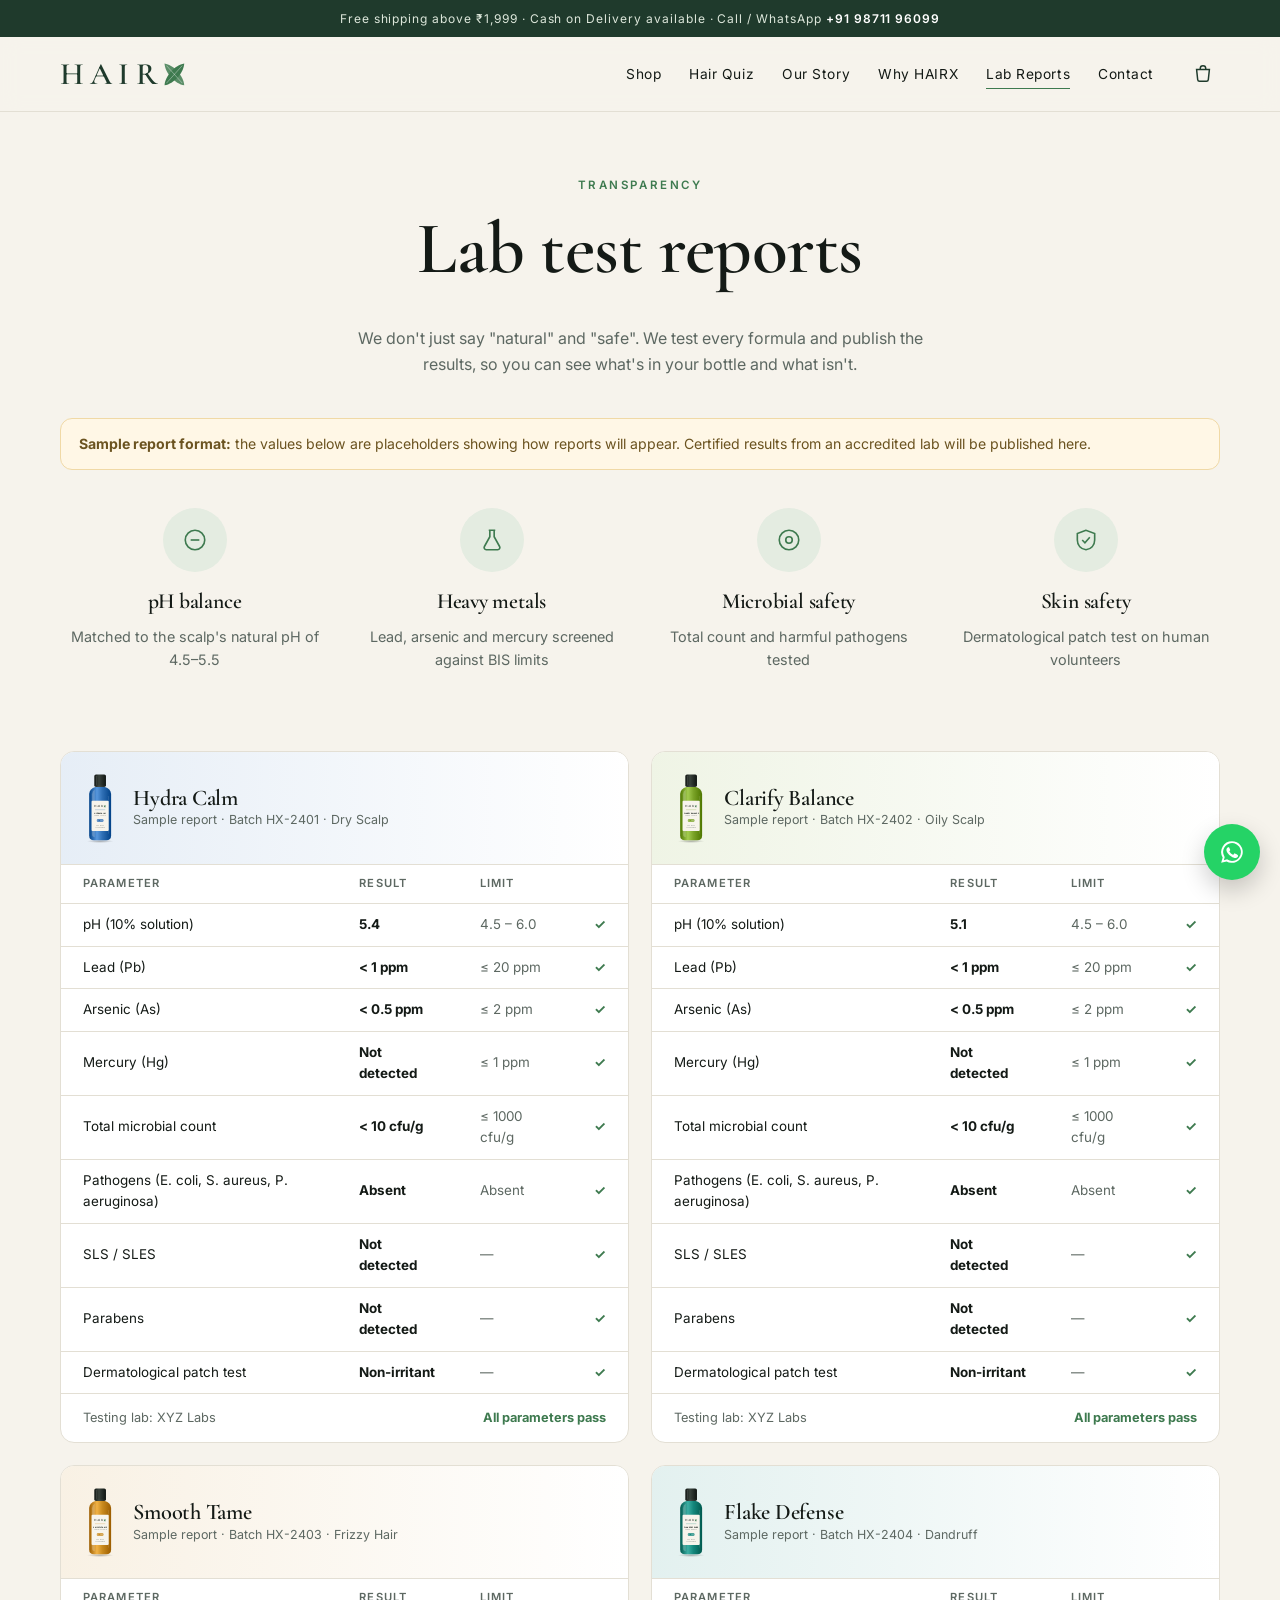
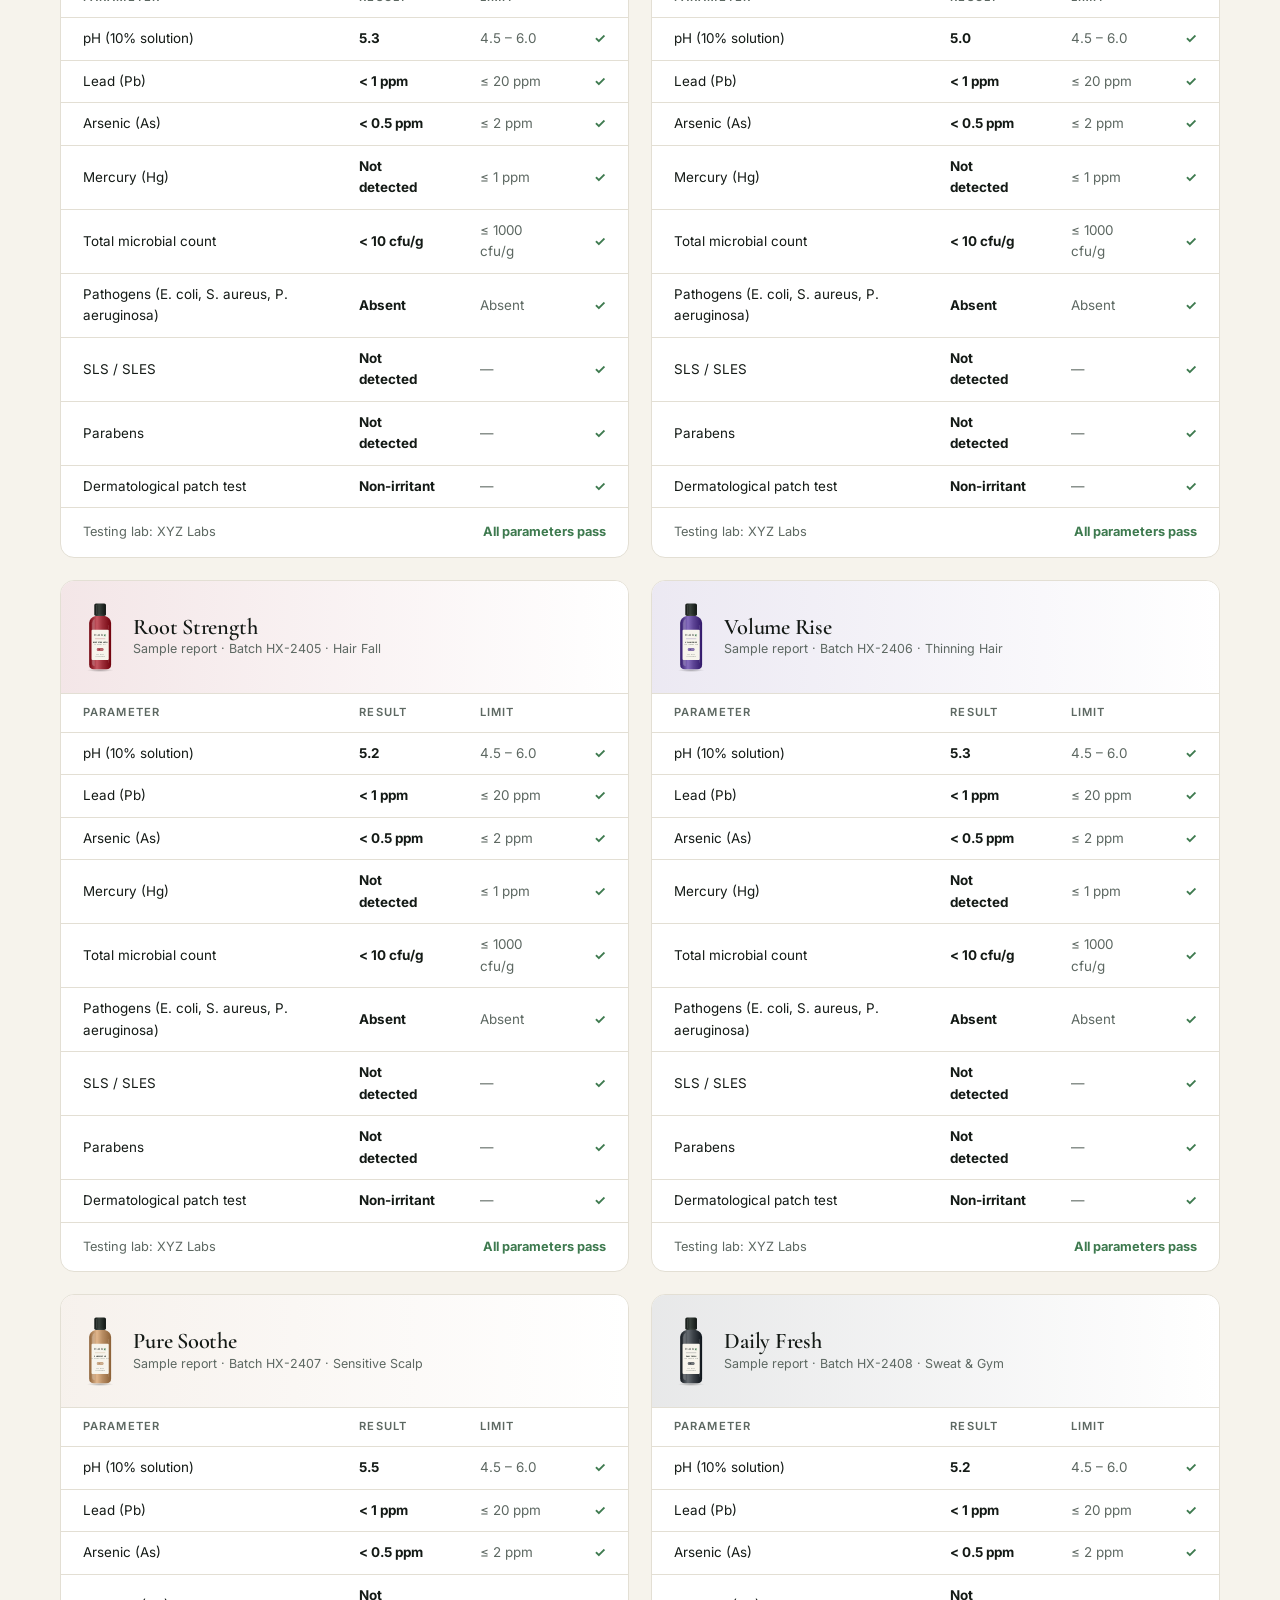
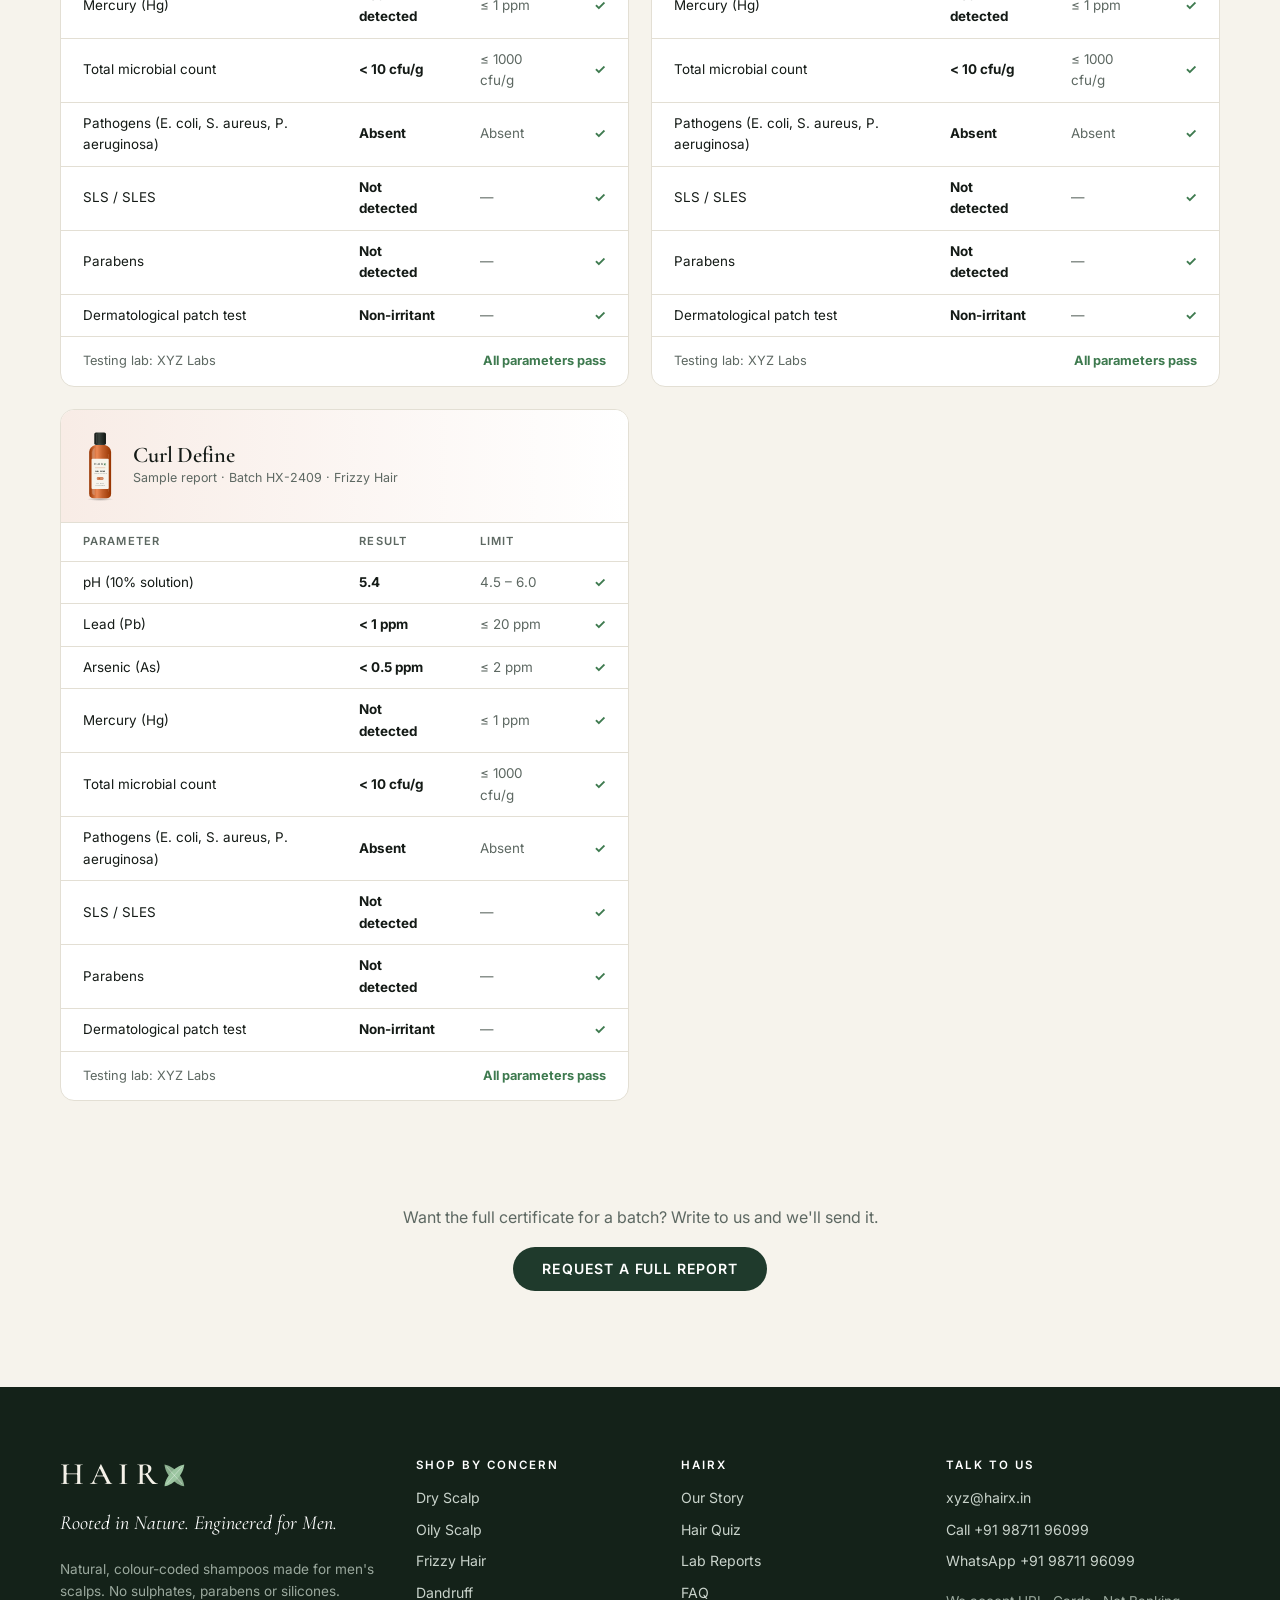
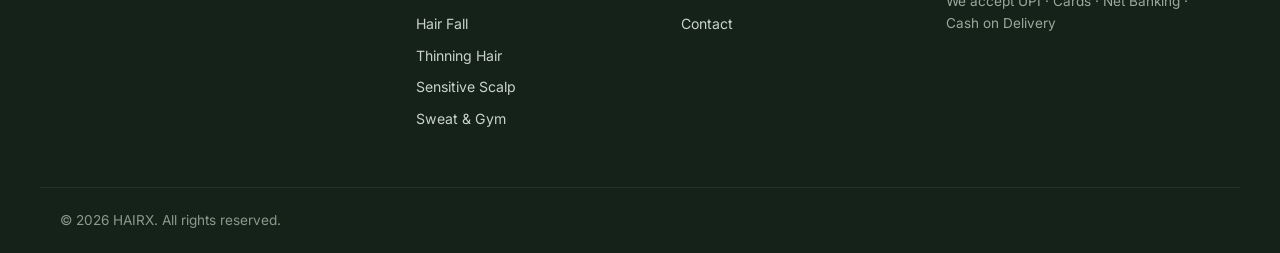
<file: lab-reports.html>
<!doctype html>
<html lang="en">
<head>
  <meta charset="utf-8">
  <meta name="viewport" content="width=device-width, initial-scale=1">
  <title>Lab Test Reports | HAIRX</title>
  <meta name="description" content="HAIRX publishes lab test reports for every shampoo: pH, heavy metals, microbial safety, sulphate and paraben screening, and dermatological testing.">
  <link rel="preconnect" href="https://fonts.googleapis.com">
  <link rel="preconnect" href="https://fonts.gstatic.com" crossorigin>
  <link href="https://fonts.googleapis.com/css2?family=Cormorant+Garamond:ital,wght@0,500;0,600;0,700;1,500&family=Inter:wght@400;500;600;700&display=swap" rel="stylesheet">
  <link rel="stylesheet" href="assets/css/style.css?v=3">
</head>
<body>
  <div id="site-header"></div>

  <main>
    <section class="page-hero">
      <div class="container">
        <span class="eyebrow">Transparency</span>
        <h1>Lab test reports</h1>
        <p>We don't just say "natural" and "safe". We test every formula and publish the results, so you can see what's in your bottle and what isn't.</p>
      </div>
    </section>

    <section class="container" style="padding-bottom:40px">
      <!-- Replace the sample values in REPORTS below with the figures from your accredited lab certificates,
           and link each `pdf` to the real report file (e.g. reports/hydra-calm.pdf). Then remove this notice. -->
      <div class="notice"><b>Sample report format:</b> the values below are placeholders showing how reports will appear. Certified results from an accredited lab will be published here.</div>

      <div class="benefit-grid" style="margin-bottom:56px">
        <div class="benefit"><div class="benefit-icon"><svg width="26" height="26" viewBox="0 0 24 24" fill="none" stroke="currentColor" stroke-width="1.5"><circle cx="12" cy="12" r="9"/><path d="M8 12h8"/></svg></div><h3>pH balance</h3><p>Matched to the scalp's natural pH of 4.5–5.5</p></div>
        <div class="benefit"><div class="benefit-icon"><svg width="26" height="26" viewBox="0 0 24 24" fill="none" stroke="currentColor" stroke-width="1.5"><path d="M9 3h6M10 3v6L5 18a2 2 0 0 0 1.7 3h10.6A2 2 0 0 0 19 18l-5-9V3"/></svg></div><h3>Heavy metals</h3><p>Lead, arsenic and mercury screened against BIS limits</p></div>
        <div class="benefit"><div class="benefit-icon"><svg width="26" height="26" viewBox="0 0 24 24" fill="none" stroke="currentColor" stroke-width="1.5"><circle cx="12" cy="12" r="3"/><circle cx="12" cy="12" r="9"/></svg></div><h3>Microbial safety</h3><p>Total count and harmful pathogens tested</p></div>
        <div class="benefit"><div class="benefit-icon"><svg width="26" height="26" viewBox="0 0 24 24" fill="none" stroke="currentColor" stroke-width="1.5"><path d="M12 3 4 6v6c0 5 3.4 8.3 8 9 4.6-.7 8-4 8-9V6l-8-3Z"/><path d="m8.5 12 2.5 2.5 4.5-5"/></svg></div><h3>Skin safety</h3><p>Dermatological patch test on human volunteers</p></div>
      </div>

      <div class="report-grid" id="reports"></div>
    </section>

    <section class="section-tight" style="padding-bottom:96px">
      <div class="container" style="text-align:center">
        <p class="muted">Want the full certificate for a batch? Write to us and we'll send it.</p>
        <a class="btn btn-dark" id="request-report" href="#">Request a full report</a>
      </div>
    </section>
  </main>

  <div id="site-footer"></div>

  <script src="assets/js/config.js?v=3"></script>
  <script src="assets/js/products.js?v=3"></script>
  <script src="assets/js/bottle.js?v=3"></script>
  <script src="assets/js/layout.js?v=3"></script>
  <script>
    (function () {
      // SAMPLE DATA: replace with real lab values per product.
      var PH = { "hydra-calm": "5.4", "clarify-balance": "5.1", "smooth-tame": "5.3", "flake-defense": "5.0",
                 "root-strength": "5.2", "volume-rise": "5.3", "pure-soothe": "5.5", "daily-fresh": "5.2", "curl-define": "5.4" };

      document.getElementById("reports").innerHTML = HAIRX_PRODUCTS.map(function (p, i) {
        var rows = [
          ["pH (10% solution)", PH[p.id], "4.5 – 6.0"],
          ["Lead (Pb)", "&lt; 1 ppm", "≤ 20 ppm"],
          ["Arsenic (As)", "&lt; 0.5 ppm", "≤ 2 ppm"],
          ["Mercury (Hg)", "Not detected", "≤ 1 ppm"],
          ["Total microbial count", "&lt; 10 cfu/g", "≤ 1000 cfu/g"],
          ["Pathogens (E. coli, S. aureus, P. aeruginosa)", "Absent", "Absent"],
          ["SLS / SLES", "Not detected", "—"],
          ["Parabens", "Not detected", "—"],
          ["Dermatological patch test", "Non-irritant", "—"]
        ];
        return '<article class="report" id="' + p.id + '" style="--accent:' + p.color + '">' +
          '<div class="report-head">' + HAIRX_bottle(p) +
            '<div><h3>' + p.name + '</h3><div class="muted">Sample report · Batch HX-' + (2401 + i) + " · " + HAIRX_CONCERNS[p.concern].label + "</div></div>" +
          "</div>" +
          "<table><thead><tr><th>Parameter</th><th>Result</th><th>Limit</th><th></th></tr></thead><tbody>" +
          rows.map(function (r) { return "<tr><td>" + r[0] + "</td><td><b>" + r[1] + "</b></td><td class='muted'>" + r[2] + "</td><td class='pass'>✓</td></tr>"; }).join("") +
          "</tbody></table>" +
          '<div class="report-foot"><span>Testing lab: XYZ Labs</span><span class="pass">All parameters pass</span></div>' +
        "</article>";
      }).join("");

      document.getElementById("request-report").href = "mailto:" + HAIRX_CONFIG.email + "?subject=" + encodeURIComponent("Lab report request");

      if (location.hash) {
        var t = document.querySelector(location.hash);
        if (t) setTimeout(function () { t.scrollIntoView({ behavior: "smooth", block: "start" }); }, 100);
      }
    })();
  </script>
</body>
</html>
</file>
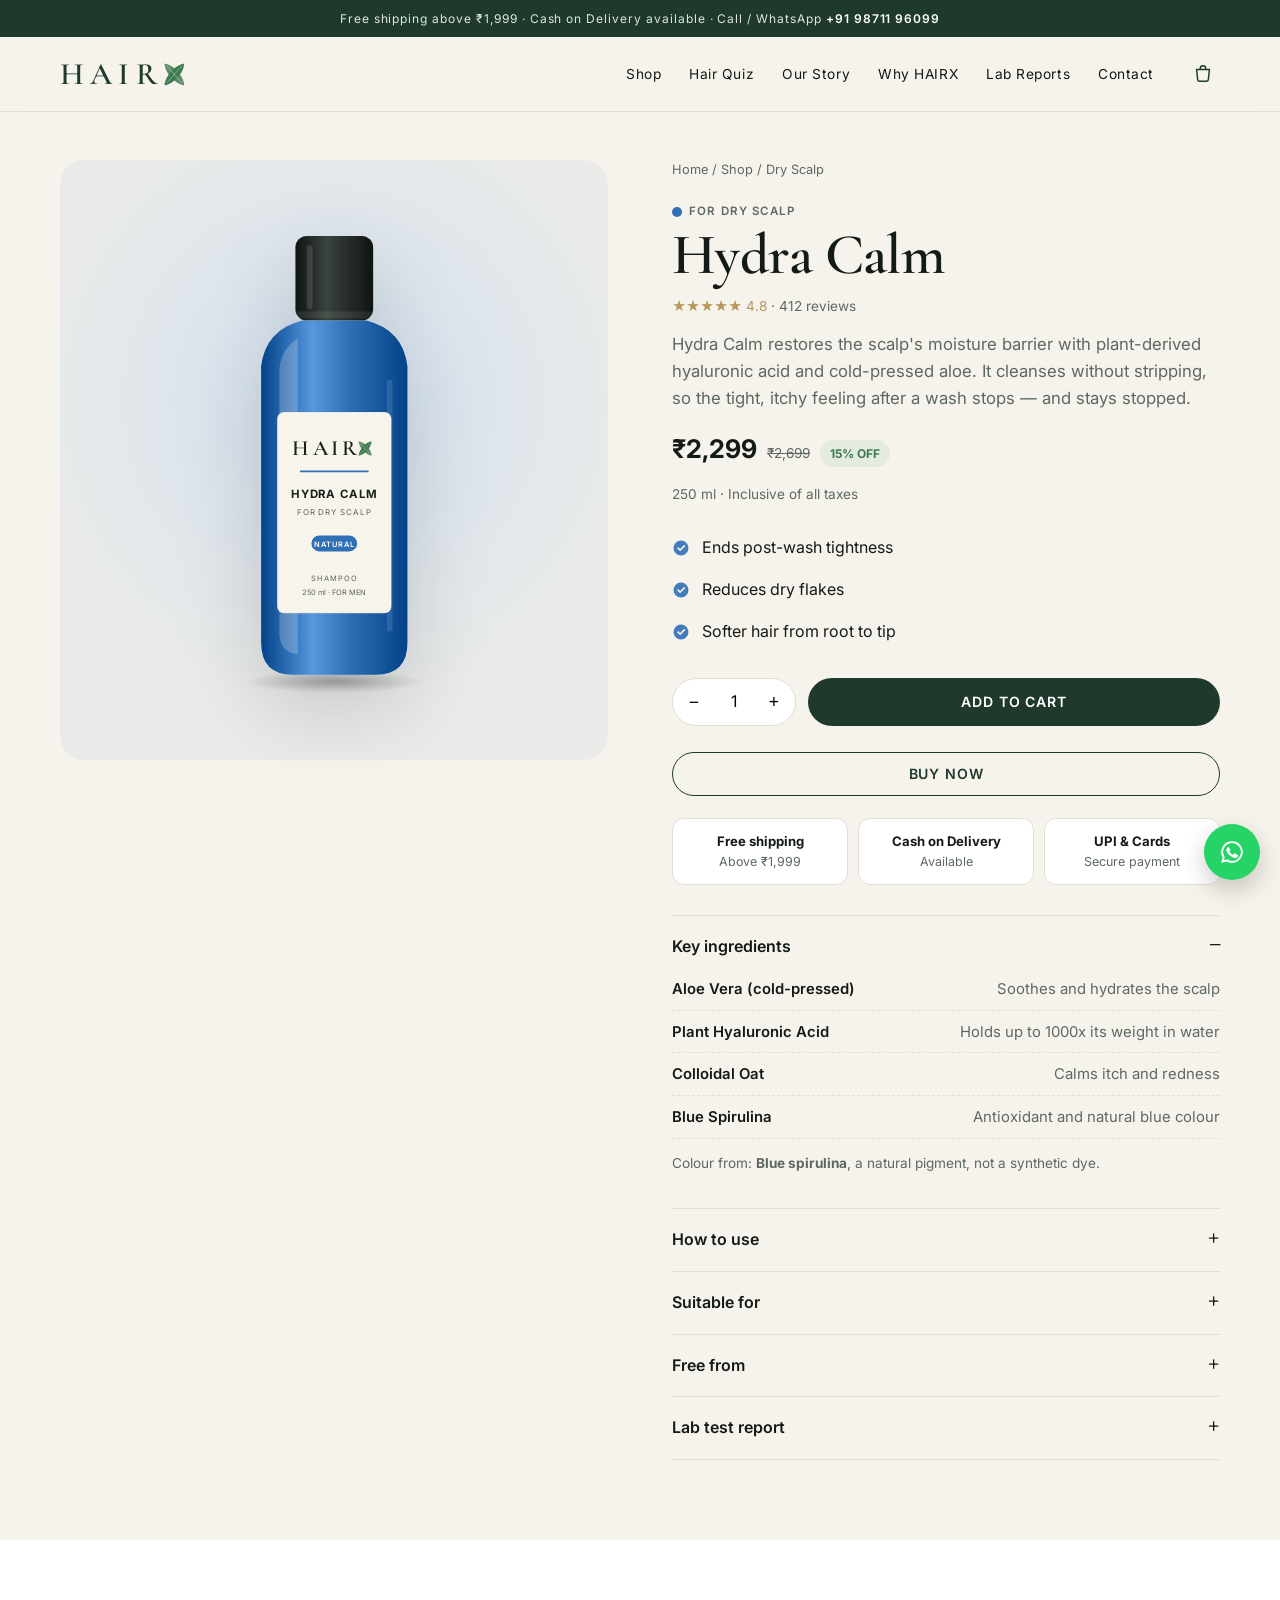
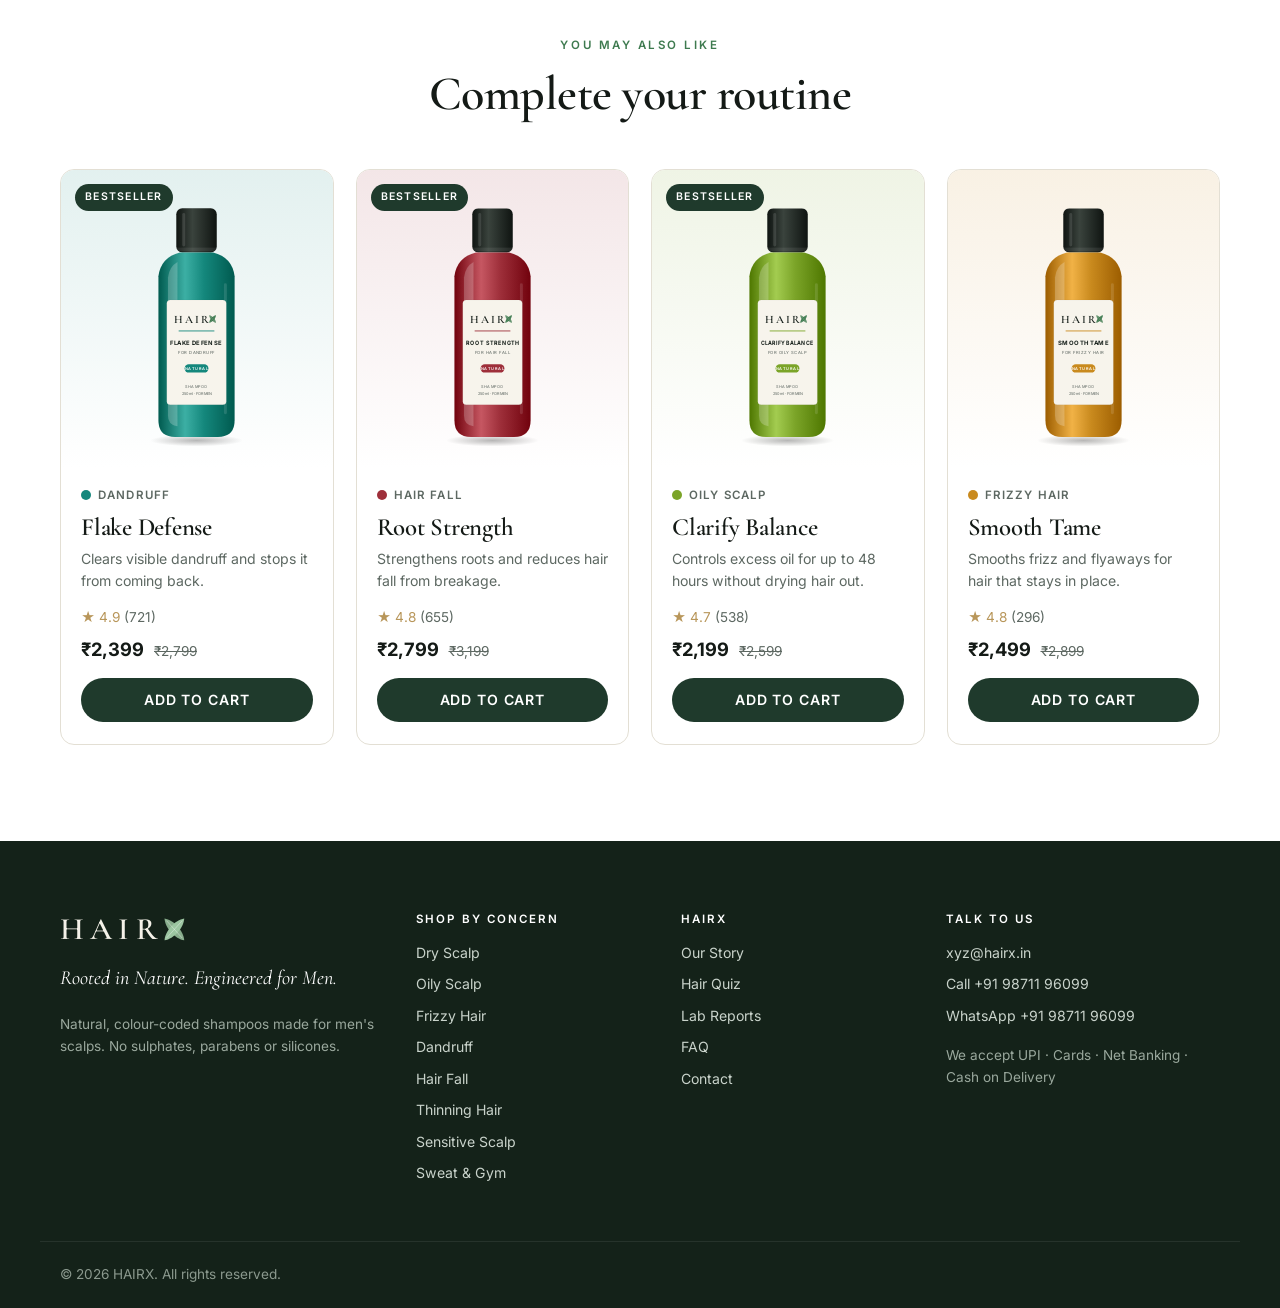
<file: product.html>
<!doctype html>
<html lang="en">
<head>
  <meta charset="utf-8">
  <meta name="viewport" content="width=device-width, initial-scale=1">
  <title>Shampoo | HAIRX</title>
  <link rel="preconnect" href="https://fonts.googleapis.com">
  <link rel="preconnect" href="https://fonts.gstatic.com" crossorigin>
  <link href="https://fonts.googleapis.com/css2?family=Cormorant+Garamond:ital,wght@0,500;0,600;0,700;1,500&family=Inter:wght@400;500;600;700&display=swap" rel="stylesheet">
  <link rel="stylesheet" href="assets/css/style.css?v=3">
</head>
<body>
  <div id="site-header"></div>

  <main>
    <div class="container" id="pdp"></div>

    <section class="section bg-paper">
      <div class="container">
        <div class="section-head">
          <span class="eyebrow">You may also like</span>
          <h2>Complete your routine</h2>
        </div>
        <div class="product-grid" id="related"></div>
      </div>
    </section>
  </main>

  <div id="site-footer"></div>

  <script src="assets/js/config.js?v=3"></script>
  <script src="assets/js/products.js?v=3"></script>
  <script src="assets/js/bottle.js?v=3"></script>
  <script src="assets/js/layout.js?v=3"></script>
  <script>
    (function () {
      var id = new URLSearchParams(location.search).get("id");
      var p = HAIRX_findProduct(id) || HAIRX_PRODUCTS[0];
      var concern = HAIRX_CONCERNS[p.concern];
      var types = p.hairTypes.map(function (t) { return HAIRX_HAIR_TYPES[t]; }).join(", ");
      var off = Math.round((1 - p.price / p.mrp) * 100);
      var fmt = HAIRX_formatINR;

      document.title = p.name + " Shampoo for " + concern.label + " | HAIRX";
      var meta = document.createElement("meta");
      meta.name = "description"; meta.content = p.short;
      document.head.appendChild(meta);

      var root = document.getElementById("pdp");
      root.style.setProperty("--accent", p.color);
      root.innerHTML =
        '<div class="pdp">' +
          '<div class="pdp-media">' + HAIRX_bottle(p) + "</div>" +
          "<div>" +
            '<div class="breadcrumb"><a href="index.html">Home</a> / <a href="shop.html">Shop</a> / <a href="shop.html?concern=' + p.concern + '">' + concern.label + "</a></div>" +
            '<span class="concern-chip"><i style="background:' + p.color + '"></i>For ' + concern.label + "</span>" +
            "<h1>" + p.name + "</h1>" +
            '<div class="rating">★★★★★ ' + p.rating + ' <span class="muted">· ' + p.reviews + " reviews</span></div>" +
            '<p class="muted" style="font-size:1.05rem;margin-top:14px">' + p.description + "</p>" +
            '<div class="price-row"><span class="price">' + fmt(p.price) + '</span> <s class="muted">' + fmt(p.mrp) + '</s><span class="save-pill">' + off + "% OFF</span></div>" +
            '<p class="small muted">' + p.size + " · Inclusive of all taxes</p>" +
            '<ul class="pdp-benefits">' + p.benefits.map(function (b) { return "<li>" + b + "</li>"; }).join("") + "</ul>" +
            '<div class="buy-row">' +
              '<div class="qty"><button type="button" data-q="-1" aria-label="Decrease">−</button><input id="qty" type="number" min="1" max="10" value="1" aria-label="Quantity"><button type="button" data-q="1" aria-label="Increase">+</button></div>' +
              '<button class="btn btn-dark" id="add">Add to cart</button>' +
            "</div>" +
            '<button class="btn btn-outline btn-block" id="buy-now">Buy now</button>' +
            '<div class="perks" style="margin-top:22px">' +
              "<div><b>Free shipping</b>Above " + fmt(HAIRX_CONFIG.freeShippingAbove) + "</div>" +
              "<div><b>Cash on Delivery</b>Available</div>" +
              "<div><b>UPI &amp; Cards</b>Secure payment</div>" +
            "</div>" +
            '<div class="accordion">' +
              '<details open><summary>Key ingredients</summary><div class="acc-body"><div class="ingredient-list">' +
                p.ingredients.map(function (i) { return "<div><b>" + i.name + "</b><span>" + i.role + "</span></div>"; }).join("") +
              '</div><p class="small" style="margin-top:14px">Colour from: <b>' + p.pigment + "</b>, a natural pigment, not a synthetic dye.</p></div></details>" +
              '<details><summary>How to use</summary><div class="acc-body"><ol class="steps">' +
                "<li>Wet your hair thoroughly with lukewarm water. Apply on damp hair.</li>" +
                "<li>Massage a coin-sized amount into your scalp with your fingertips for 60 seconds.</li>" +
                "<li>Leave it on for 1–2 minutes so the actives can work.</li>" +
                "<li>Rinse well. Use 3–4 times a week, or daily if needed.</li>" +
              "</ol></div></details>" +
              '<details><summary>Suitable for</summary><div class="acc-body">Hair types: ' + types + ". Made for men's scalps. Safe for colour-treated hair.</div></details>" +
              '<details><summary>Free from</summary><div class="acc-body">Sulphates (SLS/SLES), parabens, silicones, mineral oil, phthalates, formaldehyde-releasers and artificial dyes. Cruelty-free.</div></details>' +
              '<details><summary>Lab test report</summary><div class="acc-body">pH, heavy-metal, microbial and dermatological test results for this formula. <a href="lab-reports.html#' + p.id + '">View report →</a></div></details>' +
            "</div>" +
          "</div>" +
        "</div>";

      var qty = document.getElementById("qty");
      root.addEventListener("click", function (e) {
        var q = e.target.getAttribute("data-q");
        if (q) qty.value = Math.min(10, Math.max(1, (+qty.value || 1) + +q));
      });
      document.getElementById("add").addEventListener("click", function () { HAIRX_cart.add(p.id, Math.max(1, +qty.value || 1)); });
      document.getElementById("buy-now").addEventListener("click", function () {
        HAIRX_cart.add(p.id, Math.max(1, +qty.value || 1));
        location.href = "checkout.html";
      });

      var related = HAIRX_PRODUCTS.filter(function (x) { return x.id !== p.id; })
        .sort(function (a, b) { return (b.bestseller - a.bestseller) || (b.rating - a.rating); }).slice(0, 4);
      document.getElementById("related").innerHTML = related.map(HAIRX_productCard).join("");
    })();
  </script>
</body>
</html>
</file>
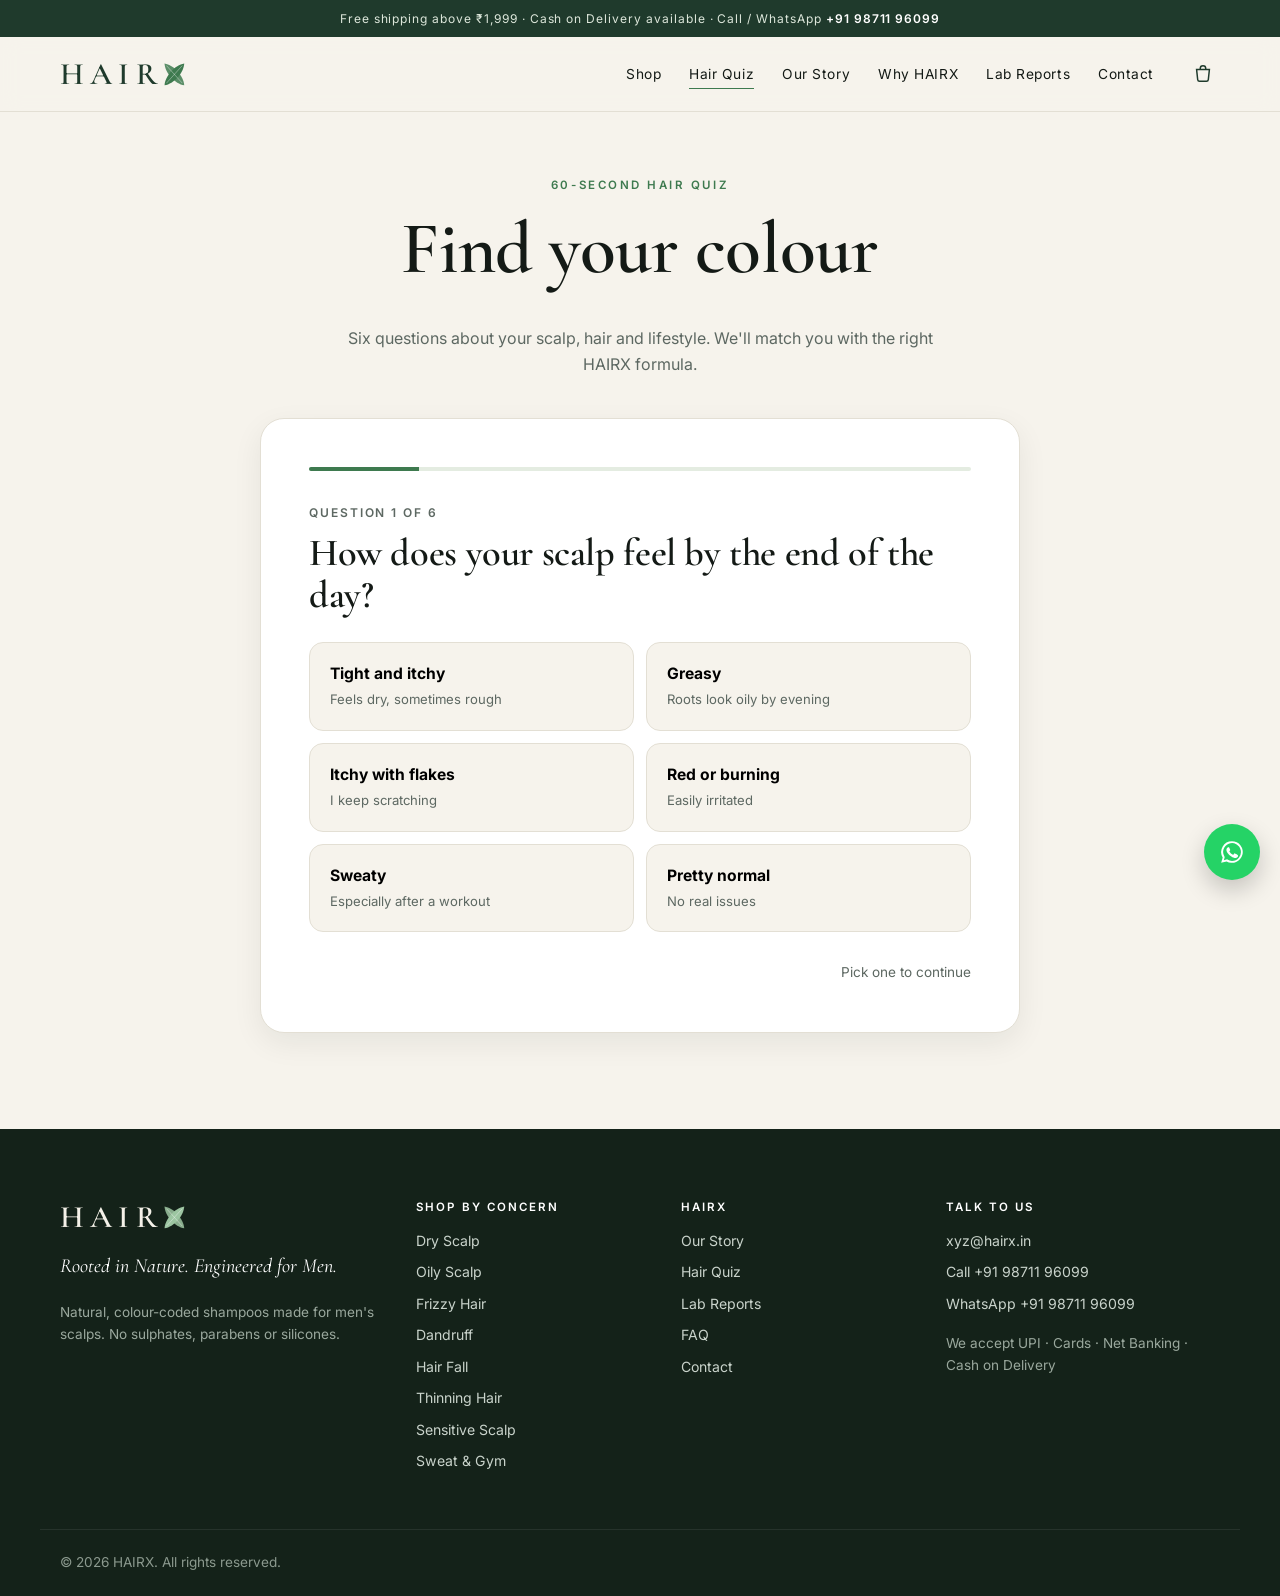
<file: quiz.html>
<!doctype html>
<html lang="en">
<head>
  <meta charset="utf-8">
  <meta name="viewport" content="width=device-width, initial-scale=1">
  <title>Hair Quiz: Find Your Perfect Shampoo | HAIRX</title>
  <meta name="description" content="Answer 6 quick questions about your scalp and hair, and HAIRX will match you with the right natural shampoo.">
  <link rel="preconnect" href="https://fonts.googleapis.com">
  <link rel="preconnect" href="https://fonts.gstatic.com" crossorigin>
  <link href="https://fonts.googleapis.com/css2?family=Cormorant+Garamond:ital,wght@0,500;0,600;0,700;1,500&family=Inter:wght@400;500;600;700&display=swap" rel="stylesheet">
  <link rel="stylesheet" href="assets/css/style.css?v=3">
</head>
<body>
  <div id="site-header"></div>

  <main>
    <section class="page-hero">
      <div class="container">
        <span class="eyebrow">60-second hair quiz</span>
        <h1>Find your colour</h1>
        <p>Six questions about your scalp, hair and lifestyle. We'll match you with the right HAIRX formula.</p>
      </div>
    </section>
    <section class="container" style="padding-bottom:96px">
      <div class="quiz-shell" id="quiz"></div>
    </section>
  </main>

  <div id="site-footer"></div>

  <script src="assets/js/config.js?v=3"></script>
  <script src="assets/js/products.js?v=3"></script>
  <script src="assets/js/bottle.js?v=3"></script>
  <script src="assets/js/layout.js?v=3"></script>
  <script>
    (function () {
      // Each answer adds points to one or more concerns. `type` records hair type.
      var QUESTIONS = [
        {
          q: "How does your scalp feel by the end of the day?",
          options: [
            { t: "Tight and itchy", s: "Feels dry, sometimes rough", pts: { "dry-scalp": 3 } },
            { t: "Greasy", s: "Roots look oily by evening", pts: { "oily-scalp": 3 } },
            { t: "Itchy with flakes", s: "I keep scratching", pts: { "dandruff": 3 } },
            { t: "Red or burning", s: "Easily irritated", pts: { "sensitive": 3 } },
            { t: "Sweaty", s: "Especially after a workout", pts: { "sweat": 3 } },
            { t: "Pretty normal", s: "No real issues", pts: {} }
          ]
        },
        {
          q: "What's your biggest hair worry right now?",
          options: [
            { t: "Dandruff", s: "White flakes on my shoulders", pts: { "dandruff": 4 } },
            { t: "Hair fall", s: "Too much hair in the shower or comb", pts: { "hair-fall": 4 } },
            { t: "Thinning", s: "My hair looks flat and sparse", pts: { "thinning": 4 } },
            { t: "Frizz", s: "Puffy, hard to control", pts: { "frizzy": 4 } },
            { t: "Oily hair", s: "Need to wash every day", pts: { "oily-scalp": 4 } },
            { t: "Dry, rough hair", s: "Feels like straw", pts: { "dry-scalp": 3, "frizzy": 1 } }
          ]
        },
        {
          q: "What's your hair type?",
          options: [
            { t: "Straight", s: "Lies flat", type: "straight", pts: {} },
            { t: "Wavy", s: "Loose S-shaped bends", type: "wavy", pts: { "frizzy": 1 } },
            { t: "Curly", s: "Defined curls or coils", type: "curly", pts: { "frizzy": 2 } },
            { t: "Thick / coarse", s: "Dense, strong strands", type: "thick", pts: { "frizzy": 1 } },
            { t: "Fine / thin", s: "Soft, low volume", type: "fine", pts: { "thinning": 1 } }
          ]
        },
        {
          q: "Do you notice flakes?",
          options: [
            { t: "Yes, white or yellowish flakes", s: "Visible on clothes", pts: { "dandruff": 3 } },
            { t: "Small, dry flakes", s: "Mostly after washing", pts: { "dry-scalp": 3 } },
            { t: "No flakes", s: "", pts: { "oily-scalp": 1 } }
          ]
        },
        {
          q: "What does a typical day look like?",
          options: [
            { t: "Gym or sports every day", s: "Lots of sweat", pts: { "sweat": 3, "oily-scalp": 1 } },
            { t: "Outdoors and commuting", s: "Sun, dust and pollution", pts: { "sweat": 1, "oily-scalp": 1, "hair-fall": 1 } },
            { t: "Mostly indoors in AC", s: "Dry air all day", pts: { "dry-scalp": 2 } },
            { t: "High stress, little sleep", s: "Busy schedule", pts: { "hair-fall": 2, "thinning": 1 } }
          ]
        },
        {
          q: "How does your scalp react to new products?",
          options: [
            { t: "Often irritated", s: "Itch, redness or burning", pts: { "sensitive": 4 } },
            { t: "Sometimes", s: "Depends on the product", pts: { "sensitive": 1 } },
            { t: "Never", s: "My scalp handles anything", pts: {} }
          ]
        }
      ];

      var answers = [], step = 0;
      var el = document.getElementById("quiz");

      function renderQuestion() {
        var Q = QUESTIONS[step];
        el.innerHTML =
          '<div class="quiz-progress"><span style="width:' + (step / QUESTIONS.length * 100) + '%"></span></div>' +
          '<div class="quiz-step-label">Question ' + (step + 1) + " of " + QUESTIONS.length + "</div>" +
          '<h2 class="quiz-q">' + Q.q + "</h2>" +
          '<div class="quiz-options">' + Q.options.map(function (o, i) {
            return '<button type="button" class="quiz-option' + (answers[step] === i ? " selected" : "") + '" data-i="' + i + '"><b>' + o.t + "</b>" + (o.s ? "<span>" + o.s + "</span>" : "") + "</button>";
          }).join("") + "</div>" +
          '<div class="quiz-nav">' +
            (step > 0 ? '<button class="btn btn-outline" type="button" id="back">Back</button>' : "<span></span>") +
            '<span class="muted small" style="align-self:center">Pick one to continue</span>' +
          "</div>";
        requestAnimationFrame(function () {
          var bar = el.querySelector(".quiz-progress span");
          if (bar) bar.style.width = ((step + 1) / QUESTIONS.length * 100) + "%";
        });
      }

      el.addEventListener("click", function (e) {
        var opt = e.target.closest(".quiz-option");
        if (opt) {
          answers[step] = +opt.getAttribute("data-i");
          opt.classList.add("selected");
          setTimeout(function () {
            step++;
            if (step < QUESTIONS.length) renderQuestion(); else renderResult();
          }, 220);
        }
        if (e.target.id === "back") { step--; renderQuestion(); }
        if (e.target.id === "retake") { answers = []; step = 0; renderQuestion(); }
      });

      function score() {
        var pts = {}, hairType = null;
        answers.forEach(function (a, qi) {
          var o = QUESTIONS[qi].options[a];
          if (o.type) hairType = o.type;
          Object.keys(o.pts).forEach(function (k) { pts[k] = (pts[k] || 0) + o.pts[k]; });
        });
        var ranked = HAIRX_PRODUCTS.map(function (p) {
          var s = pts[p.concern] || 0;
          if (hairType) s += p.hairTypes.indexOf(hairType) !== -1 ? 1 : -3;
          // Curly hair with frizz goes to Curl Define; straighter hair to Smooth Tame.
          if (p.id === "curl-define" && hairType === "curly") s += 1.5;
          if (p.id === "smooth-tame" && hairType === "curly") s -= 0.5;
          return { p: p, s: s };
        }).sort(function (a, b) { return b.s - a.s || b.p.rating - a.p.rating; });
        return { ranked: ranked, hairType: hairType };
      }

      function renderResult() {
        var r = score(), top = r.ranked[0], p = top.p;
        if (top.s <= 1) p = HAIRX_findProduct("daily-fresh"); // no strong concern → everyday formula
        var pct = Math.min(98, Math.round(78 + top.s * 2));
        var others = r.ranked.filter(function (x) { return x.p.id !== p.id && x.s > 0; }).slice(0, 2);
        if (others.length < 2) others = others.concat(r.ranked.filter(function (x) { return x.p.id !== p.id && others.indexOf(x) === -1; }).slice(0, 2 - others.length));
        var concern = HAIRX_CONCERNS[p.concern];

        el.innerHTML =
          '<div class="quiz-result">' +
            '<span class="eyebrow">Your HAIRX match</span>' +
            '<h2 class="quiz-q" style="margin-bottom:6px">Your colour is <span style="color:' + p.color + '">' + p.name + "</span></h2>" +
            '<p class="muted">Based on your answers, your main concern is <b>' + concern.label.toLowerCase() + "</b>.</p>" +
            '<div class="result-match" style="--accent:' + p.color + '">' +
              HAIRX_bottle(p) +
              "<div>" +
                '<span class="match-pct">' + pct + "% MATCH</span>" +
                "<h3>" + p.name + "</h3>" +
                '<p class="muted">' + p.description + "</p>" +
                '<p class="small"><b>Key ingredients:</b> ' + p.ingredients.map(function (i) { return i.name; }).join(", ") + "</p>" +
                '<div class="price-row"><span class="price">' + HAIRX_formatINR(p.price) + '</span> <s class="muted">' + HAIRX_formatINR(p.mrp) + "</s></div>" +
                '<div style="display:flex;gap:10px;flex-wrap:wrap"><button class="btn btn-dark" data-add="' + p.id + '">Add to cart</button><a class="btn btn-outline" href="product.html?id=' + p.id + '">View details</a></div>' +
              "</div>" +
            "</div>" +
            '<h4 style="text-align:left;font-size:1.3rem">Also good for you</h4>' +
            '<div class="also-like">' + others.map(function (x) {
              return '<a href="product.html?id=' + x.p.id + '">' + HAIRX_bottle(x.p) + "<div><b>" + x.p.name + '</b><br><span class="muted small">' + HAIRX_CONCERNS[x.p.concern].label + " · " + HAIRX_formatINR(x.p.price) + "</span></div></a>";
            }).join("") + "</div>" +
            '<p style="margin-top:28px"><button class="link-btn" id="retake" type="button">Retake the quiz</button></p>' +
          "</div>";
      }

      renderQuestion();
    })();
  </script>
</body>
</html>
</file>
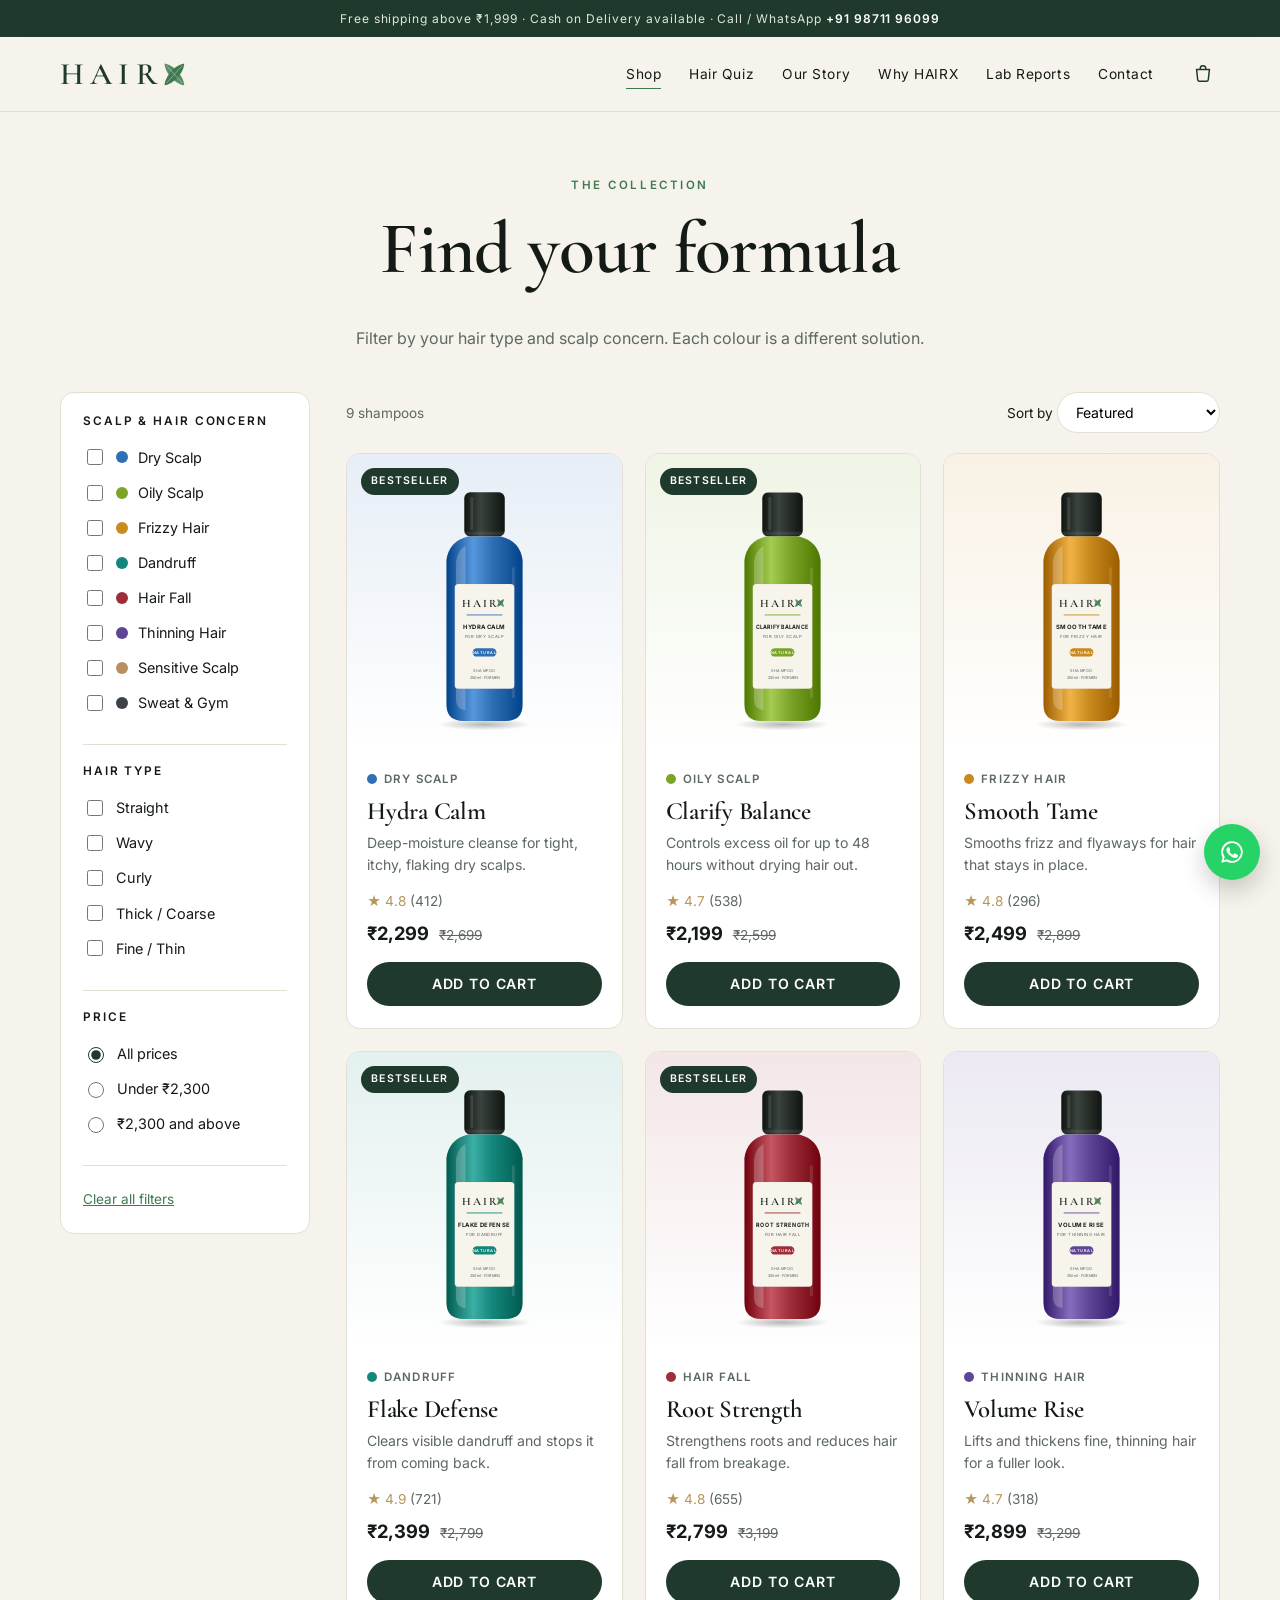
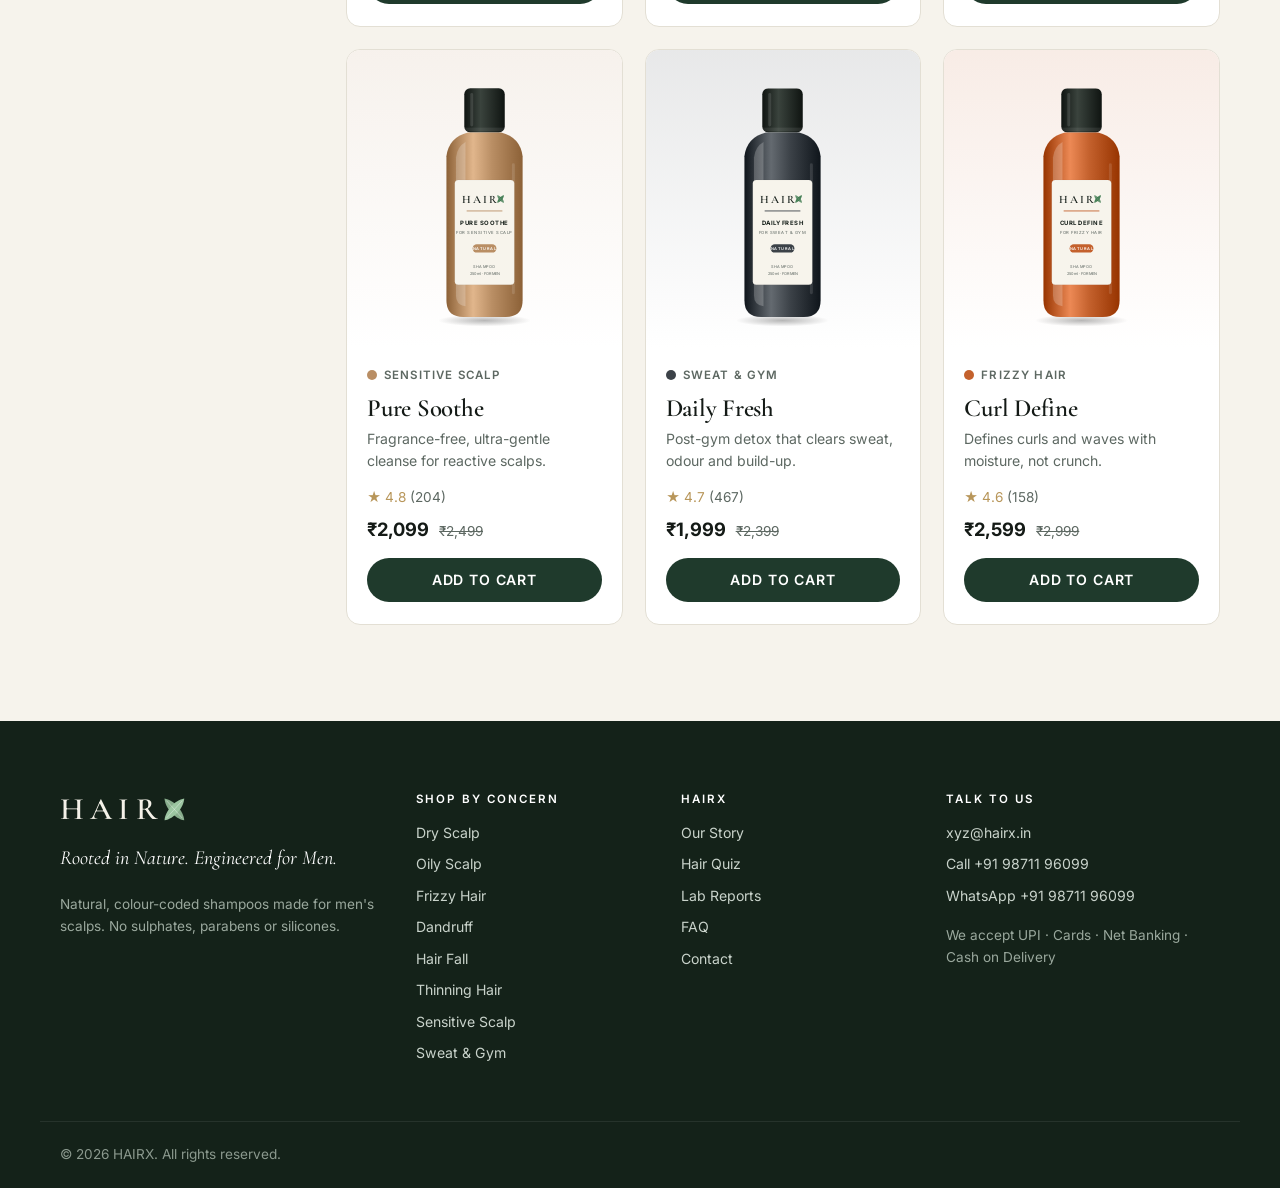
<file: shop.html>
<!doctype html>
<html lang="en">
<head>
  <meta charset="utf-8">
  <meta name="viewport" content="width=device-width, initial-scale=1">
  <title>Shop All Shampoos | HAIRX</title>
  <meta name="description" content="Shop HAIRX natural shampoos for men. Filter by hair type and scalp concern: dandruff, dry scalp, oily scalp, hair fall, frizz and more.">
  <link rel="preconnect" href="https://fonts.googleapis.com">
  <link rel="preconnect" href="https://fonts.gstatic.com" crossorigin>
  <link href="https://fonts.googleapis.com/css2?family=Cormorant+Garamond:ital,wght@0,500;0,600;0,700;1,500&family=Inter:wght@400;500;600;700&display=swap" rel="stylesheet">
  <link rel="stylesheet" href="assets/css/style.css?v=3">
</head>
<body>
  <div id="site-header"></div>

  <main>
    <section class="page-hero">
      <div class="container">
        <span class="eyebrow">The collection</span>
        <h1>Find your formula</h1>
        <p>Filter by your hair type and scalp concern. Each colour is a different solution.</p>
      </div>
    </section>

    <section class="container" style="padding-bottom:96px">
      <div class="shop-layout">
        <aside class="filters" id="filters" aria-label="Filters">
          <div class="filter-group">
            <h4>Scalp &amp; hair concern</h4>
            <div id="f-concern"></div>
          </div>
          <div class="filter-group">
            <h4>Hair type</h4>
            <div id="f-type"></div>
          </div>
          <div class="filter-group">
            <h4>Price</h4>
            <label class="filter-option"><input type="radio" name="price" value="all" checked> All prices</label>
            <label class="filter-option"><input type="radio" name="price" value="lt2300"> Under ₹2,300</label>
            <label class="filter-option"><input type="radio" name="price" value="gte2300"> ₹2,300 and above</label>
          </div>
          <div class="filter-group">
            <button class="link-btn" id="clear-filters" type="button">Clear all filters</button>
          </div>
        </aside>

        <div>
          <div class="shop-toolbar">
            <div>
              <button class="btn btn-outline filter-toggle" id="filter-toggle" type="button">Filters</button>
              <span class="muted small" id="result-count"></span>
            </div>
            <label class="small">Sort by
              <select id="sort">
                <option value="featured">Featured</option>
                <option value="price-asc">Price: low to high</option>
                <option value="price-desc">Price: high to low</option>
                <option value="rating">Top rated</option>
              </select>
            </label>
          </div>
          <div class="product-grid" id="grid"></div>
        </div>
      </div>
    </section>
  </main>

  <div id="site-footer"></div>

  <script src="assets/js/config.js?v=3"></script>
  <script src="assets/js/products.js?v=3"></script>
  <script src="assets/js/bottle.js?v=3"></script>
  <script src="assets/js/layout.js?v=3"></script>
  <script>
    (function () {
      var C = HAIRX_CONCERNS, T = HAIRX_HAIR_TYPES;
      var params = new URLSearchParams(location.search);
      var preConcern = params.get("concern"), preType = params.get("type");

      document.getElementById("f-concern").innerHTML = Object.keys(C).map(function (k) {
        return '<label class="filter-option"><input type="checkbox" name="concern" value="' + k + '"' + (k === preConcern ? " checked" : "") + '><i style="background:' + C[k].color + '"></i>' + C[k].label + "</label>";
      }).join("");
      document.getElementById("f-type").innerHTML = Object.keys(T).map(function (k) {
        return '<label class="filter-option"><input type="checkbox" name="type" value="' + k + '"' + (k === preType ? " checked" : "") + "> " + T[k] + "</label>";
      }).join("");

      function checked(name) {
        return Array.prototype.map.call(document.querySelectorAll('input[name="' + name + '"]:checked'), function (i) { return i.value; });
      }

      function render() {
        var concerns = checked("concern"), types = checked("type"), price = checked("price")[0];
        var list = HAIRX_PRODUCTS.filter(function (p) {
          if (concerns.length && concerns.indexOf(p.concern) === -1) return false;
          if (types.length && !types.some(function (t) { return p.hairTypes.indexOf(t) !== -1; })) return false;
          if (price === "lt2300" && p.price >= 2300) return false;
          if (price === "gte2300" && p.price < 2300) return false;
          return true;
        });
        var sort = document.getElementById("sort").value;
        if (sort === "price-asc") list.sort(function (a, b) { return a.price - b.price; });
        if (sort === "price-desc") list.sort(function (a, b) { return b.price - a.price; });
        if (sort === "rating") list.sort(function (a, b) { return b.rating - a.rating; });

        document.getElementById("result-count").textContent = list.length + (list.length === 1 ? " shampoo" : " shampoos");
        document.getElementById("grid").innerHTML = list.length ? list.map(HAIRX_productCard).join("") :
          '<div class="empty-state" style="grid-column:1/-1"><h3>No exact match</h3><p class="muted">Try removing a filter, or let our quiz find your formula.</p><a class="btn btn-dark" href="quiz.html">Take the hair quiz</a></div>';
      }

      document.getElementById("filters").addEventListener("change", render);
      document.getElementById("sort").addEventListener("change", render);
      document.getElementById("clear-filters").addEventListener("click", function () {
        document.querySelectorAll('#filters input[type="checkbox"]').forEach(function (i) { i.checked = false; });
        document.querySelector('input[name="price"][value="all"]').checked = true;
        render();
      });
      document.getElementById("filter-toggle").addEventListener("click", function () {
        document.getElementById("filters").classList.toggle("open");
      });
      render();
    })();
  </script>
</body>
</html>
</file>
<file: assets/css/style.css>
/* =========================================================
   HAIRX — design system
   Natural greens, warm cream, elegant serif headings.
   ========================================================= */
:root {
  --forest: #1F3A2C;
  --forest-2: #2C5140;
  --leaf: #3E7A4F;
  --sage: #A9C2A6;
  --sage-soft: #E4ECE1;
  --cream: #F6F3EC;
  --paper: #FFFFFF;
  --ink: #141A16;
  --muted: #5D6862;
  --line: #E3DFD4;
  --gold: #B8965A;
  --danger: #A43A3A;

  --serif: "Cormorant Garamond", Georgia, "Times New Roman", serif;
  --sans: "Inter", system-ui, -apple-system, "Segoe UI", Arial, sans-serif;

  --radius: 14px;
  --shadow: 0 10px 30px rgba(20, 26, 22, .07);
  --max: 1200px;
}

* { box-sizing: border-box; }
html { scroll-behavior: smooth; }
body {
  margin: 0;
  font-family: var(--sans);
  color: var(--ink);
  background: var(--cream);
  line-height: 1.6;
  -webkit-font-smoothing: antialiased;
}
img, svg { max-width: 100%; display: block; }
a { color: inherit; }
h1, h2, h3, h4 { font-family: var(--serif); font-weight: 600; line-height: 1.1; margin: 0 0 .5em; letter-spacing: -.01em; }
h1 { font-size: clamp(2.6rem, 6vw, 4.6rem); }
h2 { font-size: clamp(2rem, 4vw, 3rem); }
h3 { font-size: 1.5rem; }
p { margin: 0 0 1em; }
.muted { color: var(--muted); }
.small { font-size: .85rem; }
.container { width: 100%; max-width: var(--max); margin: 0 auto; padding: 0 20px; }
.section { padding: 96px 0; }
.section-tight { padding: 64px 0; }
.eyebrow { font-family: var(--sans); text-transform: uppercase; letter-spacing: .22em; font-size: .72rem; font-weight: 600; color: var(--leaf); margin-bottom: 14px; display: block; }
.section-head { max-width: 640px; margin: 0 auto 48px; text-align: center; }
.section-head p { color: var(--muted); }
.bg-paper { background: var(--paper); }
.bg-sage { background: var(--sage-soft); }
.bg-forest { background: var(--forest); color: #EEF2EC; }
.bg-forest .muted, .bg-forest .section-head p { color: #B8C7BA; }
.bg-forest .eyebrow { color: var(--sage); }

/* ---------- Buttons ---------- */
.btn {
  display: inline-flex; align-items: center; justify-content: center; gap: 8px;
  padding: 14px 28px; border-radius: 999px; border: 1px solid transparent;
  font: 600 .88rem/1 var(--sans); letter-spacing: .06em; text-transform: uppercase;
  text-decoration: none; cursor: pointer; transition: transform .15s, background .2s, color .2s, border-color .2s;
}
.btn:hover { transform: translateY(-1px); }
.btn-dark { background: var(--forest); color: #fff; }
.btn-dark:hover { background: var(--forest-2); }
.btn-light { background: #fff; color: var(--forest); }
.btn-outline { border-color: currentColor; background: transparent; color: var(--forest); }
.bg-forest .btn-outline { color: #fff; }
.btn-block { width: 100%; }
.btn:disabled { opacity: .5; cursor: not-allowed; transform: none; }

/* ---------- Header ---------- */
/* announcement bar link */
.announce a { color: #fff; font-weight: 600; text-decoration: none; }
.announce { background: var(--forest); color: #DDE7DB; text-align: center; font-size: .75rem; letter-spacing: .08em; padding: 9px 16px; }
.site-header { position: sticky; top: 0; z-index: 50; background: rgba(246, 243, 236, .92); backdrop-filter: blur(10px); border-bottom: 1px solid var(--line); }
.header-inner { display: flex; align-items: center; gap: 32px; height: 74px; }
.logo { display: inline-flex; color: var(--forest); text-decoration: none; }
.logo-mark { display: inline-flex; align-items: center; gap: 2px; font-family: var(--serif); font-weight: 600; font-size: 1.95rem; letter-spacing: .2em; line-height: 1; }
.logo-mark > span { margin-right: -.16em; }
.logo-mark svg { width: 1.05em; height: 1.05em; margin-left: -.08em; }
.main-nav { display: flex; gap: 28px; margin-left: auto; }
.main-nav a { text-decoration: none; font-size: .86rem; letter-spacing: .04em; color: var(--ink); position: relative; padding: 4px 0; }
.main-nav a::after { content: ""; position: absolute; left: 0; bottom: 0; width: 0; height: 1px; background: var(--leaf); transition: width .25s; }
.main-nav a:hover::after, .main-nav a[aria-current="page"]::after { width: 100%; }
.cart-link { position: relative; color: var(--forest); display: inline-flex; padding: 6px; }
.cart-count { position: absolute; top: -2px; right: -6px; min-width: 19px; height: 19px; border-radius: 10px; background: var(--leaf); color: #fff; font-size: .68rem; font-weight: 700; display: grid; place-items: center; padding: 0 5px; }
.cart-count[hidden] { display: none; }
.menu-toggle { display: none; background: none; border: 0; width: 36px; height: 36px; padding: 8px 6px; cursor: pointer; flex-direction: column; justify-content: center; gap: 6px; }
.menu-toggle span { display: block; height: 1.5px; background: var(--ink); transition: transform .25s; }

@media (max-width: 900px) {
  .menu-toggle { display: flex; }
  .header-inner { gap: 12px; }
  .logo { margin-right: auto; }
  .main-nav { position: absolute; top: 100%; left: 0; right: 0; flex-direction: column; gap: 0; background: var(--cream); border-bottom: 1px solid var(--line); padding: 8px 20px 20px; transform: translateY(-12px); opacity: 0; visibility: hidden; transition: transform .25s, opacity .25s, visibility .25s; box-shadow: var(--shadow); }
  .main-nav a { padding: 14px 0; border-bottom: 1px solid var(--line); font-size: 1rem; }
  .nav-open .main-nav { transform: none; opacity: 1; visibility: visible; }
  .announce { font-size: .68rem; letter-spacing: .04em; }
  .nav-open .menu-toggle span:first-child { transform: translateY(3.75px) rotate(45deg); }
  .nav-open .menu-toggle span:last-child { transform: translateY(-3.75px) rotate(-45deg); }
}

/* ---------- Hero ---------- */
.hero { position: relative; overflow: hidden; padding: 72px 0 96px; background:
  radial-gradient(1000px 500px at 85% 20%, rgba(169, 194, 166, .45), transparent 60%),
  radial-gradient(700px 400px at 0% 100%, rgba(184, 150, 90, .14), transparent 60%), var(--cream); }
.hero-grid { display: grid; grid-template-columns: 1.05fr 1fr; gap: 48px; align-items: center; }
.hero h1 em { font-style: italic; color: var(--leaf); font-weight: 500; }
.hero-lead { font-size: 1.1rem; color: var(--muted); max-width: 500px; }
.hero-actions { display: flex; gap: 14px; flex-wrap: wrap; margin: 30px 0 36px; }
.hero-trust { display: flex; gap: 28px; flex-wrap: wrap; font-size: .82rem; color: var(--muted); }
.hero-trust strong { display: block; font-family: var(--serif); font-size: 1.7rem; color: var(--forest); line-height: 1; }
.hero-bottles { position: relative; display: flex; justify-content: center; align-items: flex-end; height: 520px; }
.hero-bottles .bottle-svg { width: 165px; filter: drop-shadow(0 20px 30px rgba(0,0,0,.12)); transition: transform .4s; }
.hero-bottles .b-side { width: 135px; margin: 0 -18px; opacity: .96; }
.hero-bottles .b-back { width: 115px; margin: 0 -14px; opacity: .9; }
.hero-bottles .bottle-svg:hover { transform: translateY(-10px); }
.hero-ring { position: absolute; width: 440px; height: 440px; border-radius: 50%; border: 1px solid rgba(62, 122, 79, .25); top: 30px; left: 50%; transform: translateX(-50%); }
.hero-ring::after { content: ""; position: absolute; inset: 40px; border-radius: 50%; background: rgba(255,255,255,.55); }
.hero-bottles > *:not(.hero-ring) { position: relative; z-index: 1; }
@media (max-width: 900px) {
  .hero { padding-top: 40px; }
  .hero-grid { grid-template-columns: 1fr; }
  .hero-bottles { height: 380px; }
  .hero-bottles .bottle-svg { width: 120px; }
  .hero-bottles .b-side { width: 98px; }
  .hero-bottles .b-back { display: none; }
  .hero-ring { width: 320px; height: 320px; }
}

/* ---------- Marquee ---------- */
.marquee { background: var(--forest); color: var(--sage); overflow: hidden; white-space: nowrap; padding: 16px 0; font-family: var(--serif); font-size: 1.3rem; font-style: italic; }
.marquee-track { display: inline-flex; gap: 48px; animation: marquee 40s linear infinite; }
.marquee-track span::before { content: "✦"; margin-right: 48px; font-style: normal; color: var(--gold); font-size: .9rem; }
@keyframes marquee { to { transform: translateX(-50%); } }
@media (prefers-reduced-motion: reduce) { .marquee-track { animation: none; } }

/* ---------- Concern colour grid ---------- */
.concern-grid { display: grid; grid-template-columns: repeat(4, 1fr); gap: 16px; }
.concern-tile { --accent: #333; position: relative; display: flex; flex-direction: column; justify-content: space-between; min-height: 190px; padding: 22px; border-radius: var(--radius); background: var(--paper); border: 1px solid var(--line); text-decoration: none; overflow: hidden; transition: transform .2s, box-shadow .2s; }
.concern-tile::before { content: ""; position: absolute; right: -40px; top: -40px; width: 140px; height: 140px; border-radius: 50%; background: var(--accent); opacity: .14; transition: transform .35s; }
.concern-tile:hover { transform: translateY(-4px); box-shadow: var(--shadow); }
.concern-tile:hover::before { transform: scale(1.5); }
.concern-dot { width: 34px; height: 34px; border-radius: 50%; background: var(--accent); box-shadow: inset 0 -6px 10px rgba(0,0,0,.18); }
.concern-tile h3 { font-size: 1.4rem; margin: 18px 0 2px; }
.concern-tile p { font-size: .84rem; color: var(--muted); margin: 0; }
.concern-tile .arrow { font-size: .78rem; text-transform: uppercase; letter-spacing: .12em; font-weight: 600; color: var(--accent); margin-top: 14px; }
@media (max-width: 900px) { .concern-grid { grid-template-columns: repeat(2, 1fr); } }

/* ---------- Product cards ---------- */
.product-grid { display: grid; grid-template-columns: repeat(auto-fill, minmax(250px, 1fr)); gap: 22px; }
.product-card { background: var(--paper); border-radius: var(--radius); border: 1px solid var(--line); overflow: hidden; display: flex; flex-direction: column; transition: box-shadow .25s, transform .25s; }
.product-card:hover { box-shadow: var(--shadow); transform: translateY(-3px); }
.product-media { position: relative; display: flex; justify-content: center; padding: 30px 20px 18px; background: linear-gradient(180deg, color-mix(in srgb, var(--accent) 12%, #fff), #fff); }
.product-media .bottle-svg { height: 250px; width: auto; transition: transform .35s; }
.product-card:hover .bottle-svg { transform: scale(1.04) rotate(-1.5deg); }
.tag { position: absolute; top: 14px; left: 14px; background: var(--forest); color: #fff; font-size: .66rem; letter-spacing: .12em; text-transform: uppercase; padding: 5px 10px; border-radius: 999px; font-weight: 600; }
.product-body { padding: 18px 20px 22px; display: flex; flex-direction: column; flex: 1; }
.product-body h3 { margin: 10px 0 6px; font-size: 1.55rem; }
.product-body h3 a { text-decoration: none; }
.product-body p { font-size: .88rem; flex: 1; }
.concern-chip { display: inline-flex; align-items: center; gap: 7px; font-size: .72rem; text-transform: uppercase; letter-spacing: .1em; font-weight: 600; color: var(--muted); }
.concern-chip i { width: 10px; height: 10px; border-radius: 50%; display: inline-block; }
.rating { font-size: .85rem; color: var(--gold); margin-bottom: 6px; }
.price-row { margin-bottom: 14px; }
.price { font-weight: 700; font-size: 1.15rem; }
.price-row s { font-size: .85rem; margin-left: 6px; }

/* ---------- Benefits ---------- */
.benefit-grid { display: grid; grid-template-columns: repeat(4, 1fr); gap: 28px; }
.benefit { text-align: center; padding: 10px; }
.benefit-icon { width: 64px; height: 64px; margin: 0 auto 18px; border-radius: 50%; background: var(--sage-soft); display: grid; place-items: center; color: var(--leaf); }
.bg-forest .benefit-icon { background: rgba(255,255,255,.08); color: var(--sage); }
.benefit h3 { font-size: 1.35rem; }
.benefit p { font-size: .9rem; color: var(--muted); }
.bg-forest .benefit p { color: #B8C7BA; }
@media (max-width: 900px) { .benefit-grid { grid-template-columns: repeat(2, 1fr); } }
@media (max-width: 520px) { .benefit-grid { grid-template-columns: 1fr; } }

/* ---------- Colour story ---------- */
.split { display: grid; grid-template-columns: 1fr 1fr; gap: 64px; align-items: center; }
@media (max-width: 900px) { .split { grid-template-columns: 1fr; gap: 36px; } }
.swatch-list { display: grid; grid-template-columns: repeat(2, 1fr); gap: 12px; }
.swatch { display: flex; gap: 12px; align-items: center; padding: 12px 14px; border-radius: 12px; background: var(--paper); border: 1px solid var(--line); text-decoration: none; }
.swatch i { width: 28px; height: 28px; border-radius: 50%; flex: none; box-shadow: inset 0 -5px 8px rgba(0,0,0,.2); }
.swatch b { display: block; font-size: .88rem; }
.swatch span { font-size: .75rem; color: var(--muted); }

/* ---------- Comparison ---------- */
.compare-table { width: 100%; border-collapse: separate; border-spacing: 0; background: var(--paper); border-radius: var(--radius); overflow: hidden; border: 1px solid var(--line); }
.compare-table th, .compare-table td { padding: 18px 20px; text-align: left; border-bottom: 1px solid var(--line); vertical-align: top; font-size: .92rem; }
.compare-table tr:last-child td { border-bottom: 0; }
.compare-table thead th { font-family: var(--serif); font-size: 1.3rem; font-weight: 600; background: var(--cream); }
.compare-table thead th.us { background: var(--forest); color: #fff; }
.compare-table td.us { background: rgba(169, 194, 166, .14); }
.compare-table .ingredient { font-weight: 600; }
.compare-table .ingredient small { display: block; font-weight: 400; color: var(--muted); margin-top: 3px; }
.yes { color: var(--leaf); font-weight: 600; }
.no { color: var(--danger); font-weight: 600; }
.table-wrap { overflow-x: auto; }
@media (max-width: 700px) {
  .compare-table thead { display: none; }
  .compare-table, .compare-table tbody, .compare-table tr, .compare-table td { display: block; width: 100%; }
  .compare-table tr { border-bottom: 1px solid var(--line); }
  .compare-table td { border: 0; padding: 10px 18px; }
  .compare-table td.ingredient { padding-top: 18px; }
  .compare-table td[data-label]::before { content: attr(data-label); display: block; font-size: .7rem; text-transform: uppercase; letter-spacing: .1em; color: var(--muted); font-weight: 600; }
}

/* ---------- Testimonials ---------- */
.testimonial-grid { display: grid; grid-template-columns: repeat(3, 1fr); gap: 22px; }
.testimonial { background: var(--paper); padding: 28px; border-radius: var(--radius); border: 1px solid var(--line); display: flex; flex-direction: column; }
.testimonial .stars { color: var(--gold); letter-spacing: 2px; margin-bottom: 12px; }
.testimonial blockquote { margin: 0 0 20px; font-family: var(--serif); font-size: 1.3rem; line-height: 1.35; flex: 1; }
.testimonial footer { display: flex; align-items: center; gap: 12px; font-size: .85rem; }
.avatar { width: 42px; height: 42px; border-radius: 50%; display: grid; place-items: center; color: #fff; font-weight: 700; font-size: .9rem; }
.testimonial footer span { display: block; color: var(--muted); font-size: .78rem; }
@media (max-width: 900px) { .testimonial-grid { grid-template-columns: 1fr; } }

/* ---------- Lab badge strip ---------- */
.badge-strip { display: flex; flex-wrap: wrap; justify-content: center; gap: 14px 34px; }
.badge-strip div { display: flex; align-items: center; gap: 10px; font-size: .85rem; font-weight: 500; }
.badge-strip svg { color: var(--leaf); flex: none; }

/* ---------- CTA band ---------- */
.cta-band { border-radius: 24px; padding: 64px 48px; background: linear-gradient(120deg, var(--forest), var(--forest-2)); color: #fff; display: grid; grid-template-columns: 1.4fr 1fr; gap: 32px; align-items: center; position: relative; overflow: hidden; }
.cta-band::after { content: ""; position: absolute; width: 380px; height: 380px; border-radius: 50%; border: 1px solid rgba(255,255,255,.14); right: -80px; top: -120px; }
.cta-band p { color: #C9D6CB; }
.cta-band .btn { justify-self: end; position: relative; z-index: 1; }
@media (max-width: 800px) { .cta-band { grid-template-columns: 1fr; padding: 44px 26px; } .cta-band .btn { justify-self: start; } }

/* ---------- Page header ---------- */
.page-hero { padding: 64px 0 40px; text-align: center; }
.page-hero p { max-width: 620px; margin: 0 auto; color: var(--muted); }

/* ---------- Shop filters ---------- */
.shop-layout { display: grid; grid-template-columns: 250px 1fr; gap: 36px; align-items: start; }
.filters { position: sticky; top: 100px; background: var(--paper); border: 1px solid var(--line); border-radius: var(--radius); padding: 22px; }
.filters h4 { font-family: var(--sans); font-size: .74rem; text-transform: uppercase; letter-spacing: .16em; margin: 0 0 12px; }
.filter-group + .filter-group { margin-top: 24px; padding-top: 20px; border-top: 1px solid var(--line); }
.filter-option { display: flex; align-items: center; gap: 10px; padding: 6px 0; cursor: pointer; font-size: .9rem; }
.filter-option input { accent-color: var(--forest); width: 16px; height: 16px; }
.filter-option i { width: 12px; height: 12px; border-radius: 50%; }
.shop-toolbar { display: flex; justify-content: space-between; align-items: center; gap: 12px; margin-bottom: 20px; flex-wrap: wrap; }
.shop-toolbar select { padding: 10px 14px; border-radius: 999px; border: 1px solid var(--line); background: var(--paper); font: inherit; font-size: .88rem; }
.filter-toggle { display: none; }
.link-btn { background: none; border: 0; padding: 0; color: var(--leaf); font: inherit; font-size: .85rem; text-decoration: underline; cursor: pointer; }
.empty-state { text-align: center; padding: 60px 20px; background: var(--paper); border-radius: var(--radius); border: 1px dashed var(--line); }
@media (max-width: 900px) {
  .shop-layout { grid-template-columns: 1fr; }
  .filters { position: static; display: none; }
  .filters.open { display: block; }
  .filter-toggle { display: inline-flex; }
}

/* ---------- Product detail ---------- */
.pdp { display: grid; grid-template-columns: 1fr 1fr; gap: 64px; align-items: start; padding: 48px 0 80px; }
.pdp-media { position: sticky; top: 100px; border-radius: 24px; padding: 60px 20px; display: flex; justify-content: center; background: radial-gradient(circle at 50% 40%, color-mix(in srgb, var(--accent) 22%, #fff), color-mix(in srgb, var(--accent) 6%, var(--cream)) 70%); }
.pdp-media .bottle-svg { height: 480px; width: auto; filter: drop-shadow(0 30px 40px rgba(0,0,0,.15)); }
.breadcrumb { font-size: .8rem; color: var(--muted); margin-bottom: 18px; }
.breadcrumb a { text-decoration: none; }
.pdp h1 { font-size: clamp(2.4rem, 5vw, 3.6rem); margin-bottom: 8px; }
.pdp .price-row .price { font-size: 1.6rem; }
.save-pill { display: inline-block; margin-left: 10px; background: var(--sage-soft); color: var(--leaf); font-size: .75rem; font-weight: 700; padding: 4px 10px; border-radius: 999px; }
.pdp-benefits { list-style: none; padding: 0; margin: 22px 0; }
.pdp-benefits li { padding: 8px 0 8px 30px; position: relative; }
.pdp-benefits li::before { content: ""; position: absolute; left: 0; top: 12px; width: 18px; height: 18px; border-radius: 50%; background: var(--accent); opacity: .9; -webkit-mask: url("data:image/svg+xml,%3Csvg xmlns='http://www.w3.org/2000/svg' viewBox='0 0 24 24'%3E%3Cpath d='M12 2a10 10 0 1 0 0 20 10 10 0 0 0 0-20Zm-1.2 14.2-4-4 1.4-1.4 2.6 2.6 5.6-5.6 1.4 1.4-7 7Z'/%3E%3C/svg%3E") center/contain no-repeat; mask: url("data:image/svg+xml,%3Csvg xmlns='http://www.w3.org/2000/svg' viewBox='0 0 24 24'%3E%3Cpath d='M12 2a10 10 0 1 0 0 20 10 10 0 0 0 0-20Zm-1.2 14.2-4-4 1.4-1.4 2.6 2.6 5.6-5.6 1.4 1.4-7 7Z'/%3E%3C/svg%3E") center/contain no-repeat; }
.buy-row { display: flex; gap: 12px; margin: 26px 0; }
.qty { display: inline-flex; align-items: center; border: 1px solid var(--line); border-radius: 999px; background: var(--paper); }
.qty button { width: 42px; height: 46px; border: 0; background: none; font-size: 1.1rem; cursor: pointer; }
.qty input { width: 38px; border: 0; text-align: center; font: inherit; background: none; -moz-appearance: textfield; }
.qty input::-webkit-inner-spin-button { -webkit-appearance: none; }
.buy-row .btn { flex: 1; }
.perks { display: grid; grid-template-columns: repeat(3, 1fr); gap: 10px; font-size: .78rem; text-align: center; color: var(--muted); }
.perks div { background: var(--paper); border: 1px solid var(--line); border-radius: 12px; padding: 12px 8px; }
.perks b { display: block; color: var(--ink); font-size: .82rem; }
.accordion { border-top: 1px solid var(--line); margin-top: 30px; }
.accordion details { border-bottom: 1px solid var(--line); }
.accordion summary { cursor: pointer; padding: 18px 0; font-weight: 600; list-style: none; display: flex; justify-content: space-between; }
.accordion summary::-webkit-details-marker { display: none; }
.accordion summary::after { content: "+"; font-size: 1.3rem; font-weight: 300; line-height: 1; }
.accordion details[open] summary::after { content: "–"; }
.accordion .acc-body { padding: 0 0 20px; color: var(--muted); font-size: .93rem; }
.ingredient-list { display: grid; gap: 10px; }
.ingredient-list div { display: flex; justify-content: space-between; gap: 16px; border-bottom: 1px dashed var(--line); padding-bottom: 8px; }
.ingredient-list b { color: var(--ink); font-weight: 600; }
.steps { counter-reset: step; list-style: none; padding: 0; margin: 0; }
.steps li { counter-increment: step; padding-left: 38px; position: relative; margin-bottom: 12px; }
.steps li::before { content: counter(step); position: absolute; left: 0; top: 0; width: 26px; height: 26px; border-radius: 50%; background: var(--forest); color: #fff; font-size: .78rem; display: grid; place-items: center; font-weight: 700; }
@media (max-width: 900px) {
  .pdp { grid-template-columns: 1fr; gap: 32px; padding-top: 24px; }
  .pdp-media { position: static; padding: 36px 20px; }
  .pdp-media .bottle-svg { height: 340px; }
}

/* ---------- Quiz ---------- */
.quiz-shell { max-width: 760px; margin: 0 auto; background: var(--paper); border-radius: 24px; border: 1px solid var(--line); padding: 48px; box-shadow: var(--shadow); }
.quiz-progress { height: 4px; background: var(--sage-soft); border-radius: 4px; overflow: hidden; margin-bottom: 32px; }
.quiz-progress span { display: block; height: 100%; background: var(--leaf); width: 0; transition: width .35s; }
.quiz-step-label { font-size: .75rem; text-transform: uppercase; letter-spacing: .16em; color: var(--muted); font-weight: 600; }
.quiz-q { font-size: clamp(1.8rem, 4vw, 2.4rem); margin: 10px 0 26px; }
.quiz-options { display: grid; grid-template-columns: 1fr 1fr; gap: 12px; }
.quiz-option { text-align: left; padding: 18px 20px; border-radius: 14px; border: 1.5px solid var(--line); background: var(--cream); cursor: pointer; font: inherit; transition: border-color .2s, background .2s, transform .15s; }
.quiz-option:hover { border-color: var(--leaf); transform: translateY(-1px); }
.quiz-option.selected { border-color: var(--forest); background: var(--sage-soft); }
.quiz-option b { display: block; font-size: .98rem; }
.quiz-option span { font-size: .82rem; color: var(--muted); }
.quiz-nav { display: flex; justify-content: space-between; margin-top: 30px; }
.quiz-result { text-align: center; }
.quiz-result .bottle-svg { height: 320px; width: auto; margin: 10px auto 20px; }
.result-match { display: grid; grid-template-columns: 220px 1fr; gap: 32px; text-align: left; align-items: center; padding: 26px; border-radius: 20px; background: radial-gradient(circle at 20% 50%, color-mix(in srgb, var(--accent) 18%, #fff), #fff 70%); border: 1px solid var(--line); margin: 26px 0; }
.result-match .bottle-svg { height: 280px; margin: 0 auto; }
.match-pct { display: inline-block; background: var(--forest); color: #fff; padding: 5px 12px; border-radius: 999px; font-size: .74rem; font-weight: 700; letter-spacing: .08em; margin-bottom: 10px; }
.also-like { display: grid; grid-template-columns: repeat(2, 1fr); gap: 14px; margin-top: 14px; text-align: left; }
.also-like a { display: flex; gap: 14px; align-items: center; padding: 14px; border: 1px solid var(--line); border-radius: 14px; text-decoration: none; background: var(--cream); }
.also-like .bottle-svg { height: 90px; width: auto; margin: 0; }
@media (max-width: 700px) {
  .quiz-shell { padding: 28px 20px; border-radius: 18px; }
  .quiz-options, .also-like { grid-template-columns: 1fr; }
  .result-match { grid-template-columns: 1fr; text-align: center; }
}

/* ---------- Story ---------- */
.story-hero { padding: 80px 0; text-align: center; }
.story-hero h1 { max-width: 900px; margin: 0 auto 20px; }
.story-hero p { max-width: 680px; margin: 0 auto; font-size: 1.1rem; color: var(--muted); }
.problem-grid { display: grid; grid-template-columns: repeat(3, 1fr); gap: 22px; }
.problem-card { background: var(--paper); border-radius: var(--radius); padding: 30px; border: 1px solid var(--line); border-top: 4px solid var(--accent); }
.problem-card .stat { font-family: var(--serif); font-size: 3rem; color: var(--accent); line-height: 1; }
.timeline { position: relative; max-width: 760px; margin: 0 auto; }
.timeline::before { content: ""; position: absolute; left: 13px; top: 6px; bottom: 6px; width: 1px; background: var(--sage); }
.timeline-item { position: relative; padding-left: 52px; margin-bottom: 40px; }
.timeline-item::before { content: ""; position: absolute; left: 6px; top: 6px; width: 15px; height: 15px; border-radius: 50%; background: var(--leaf); border: 3px solid var(--cream); box-shadow: 0 0 0 1px var(--leaf); }
.timeline-item .year { font-size: .75rem; text-transform: uppercase; letter-spacing: .16em; font-weight: 700; color: var(--leaf); }
.values-grid { display: grid; grid-template-columns: repeat(3, 1fr); gap: 28px; }
@media (max-width: 900px) { .problem-grid, .values-grid { grid-template-columns: 1fr; } }
.quote-big { font-family: var(--serif); font-size: clamp(1.7rem, 3.4vw, 2.6rem); line-height: 1.25; max-width: 900px; margin: 0 auto; text-align: center; font-style: italic; }

/* ---------- Lab reports ---------- */
.notice { background: #FFF7E6; border: 1px solid #F0D9A6; color: #6B5320; padding: 14px 18px; border-radius: 12px; font-size: .88rem; margin-bottom: 28px; }
.report-grid { display: grid; grid-template-columns: repeat(2, 1fr); gap: 22px; }
.report { background: var(--paper); border: 1px solid var(--line); border-radius: var(--radius); overflow: hidden; }
.report-head { display: flex; gap: 16px; align-items: center; padding: 20px 22px; border-bottom: 1px solid var(--line); background: linear-gradient(90deg, color-mix(in srgb, var(--accent) 12%, #fff), #fff); }
.report-head .bottle-svg { height: 72px; width: auto; }
.report-head h3 { margin: 0; font-size: 1.4rem; }
.report-head .muted { font-size: .78rem; }
.report table { width: 100%; border-collapse: collapse; font-size: .84rem; }
.report th, .report td { padding: 10px 22px; text-align: left; border-bottom: 1px solid var(--line); }
.report th { font-size: .7rem; text-transform: uppercase; letter-spacing: .1em; color: var(--muted); font-weight: 600; }
.pass { color: var(--leaf); font-weight: 700; }
.report-foot { padding: 14px 22px; display: flex; justify-content: space-between; align-items: center; font-size: .8rem; color: var(--muted); gap: 10px; flex-wrap: wrap; }
@media (max-width: 900px) { .report-grid { grid-template-columns: 1fr; } }

/* ---------- Contact ---------- */
.contact-grid { display: grid; grid-template-columns: 1fr 1.2fr; gap: 40px; }
.contact-card { display: flex; gap: 18px; align-items: flex-start; padding: 26px; background: var(--paper); border-radius: var(--radius); border: 1px solid var(--line); text-decoration: none; margin-bottom: 16px; transition: box-shadow .2s; }
.contact-card:hover { box-shadow: var(--shadow); }
.contact-card .ic { width: 50px; height: 50px; border-radius: 50%; display: grid; place-items: center; flex: none; color: #fff; }
.contact-card h3 { margin: 0 0 4px; font-size: 1.35rem; }
.contact-card p { margin: 0; font-size: .9rem; color: var(--muted); }
@media (max-width: 900px) { .contact-grid { grid-template-columns: 1fr; } }

/* ---------- Forms ---------- */
.form-card { background: var(--paper); border: 1px solid var(--line); border-radius: var(--radius); padding: 30px; }
.form-grid { display: grid; grid-template-columns: 1fr 1fr; gap: 16px; }
.form-grid .full { grid-column: 1 / -1; }
.field label { display: block; font-size: .78rem; font-weight: 600; letter-spacing: .04em; margin-bottom: 6px; }
.field input, .field textarea, .field select { width: 100%; padding: 13px 14px; border: 1px solid var(--line); border-radius: 10px; font: inherit; font-size: .95rem; background: #FDFCF9; transition: border-color .2s, box-shadow .2s; }
.field input:focus, .field textarea:focus, .field select:focus { outline: none; border-color: var(--leaf); box-shadow: 0 0 0 3px rgba(62, 122, 79, .15); }
.field .err { color: var(--danger); font-size: .76rem; margin-top: 4px; display: none; }
.field.invalid input, .field.invalid select { border-color: var(--danger); }
.field.invalid .err { display: block; }
@media (max-width: 600px) { .form-grid { grid-template-columns: 1fr; } }

/* ---------- Cart & checkout ---------- */
.cart-layout { display: grid; grid-template-columns: 1.6fr 1fr; gap: 36px; align-items: start; padding-bottom: 80px; }
.cart-line { display: grid; grid-template-columns: 90px 1fr auto; gap: 18px; align-items: center; padding: 18px; background: var(--paper); border: 1px solid var(--line); border-radius: var(--radius); margin-bottom: 12px; }
.cart-line .thumb { background: color-mix(in srgb, var(--accent) 12%, #fff); border-radius: 12px; padding: 8px; display: flex; justify-content: center; }
.cart-line .thumb .bottle-svg { height: 90px; width: auto; }
.cart-line h3 { margin: 0 0 2px; font-size: 1.3rem; }
.cart-line .qty button { width: 34px; height: 36px; }
.cart-line .line-right { text-align: right; display: flex; flex-direction: column; gap: 10px; align-items: flex-end; }
.summary { position: sticky; top: 100px; background: var(--paper); border: 1px solid var(--line); border-radius: var(--radius); padding: 26px; }
.summary h3 { margin-bottom: 18px; }
.sum-row { display: flex; justify-content: space-between; padding: 7px 0; font-size: .92rem; }
.sum-row.total { border-top: 1px solid var(--line); margin-top: 10px; padding-top: 16px; font-weight: 700; font-size: 1.1rem; }
.sum-row.save { color: var(--leaf); }
.ship-bar { font-size: .82rem; background: var(--sage-soft); padding: 10px 14px; border-radius: 10px; margin-bottom: 16px; }
.pay-options { display: grid; gap: 10px; }
.pay-option { display: flex; gap: 14px; align-items: flex-start; padding: 16px 18px; border: 1.5px solid var(--line); border-radius: 12px; cursor: pointer; background: #FDFCF9; transition: border-color .2s, background .2s; }
.pay-option:has(input:checked) { border-color: var(--forest); background: var(--sage-soft); }
.pay-option input { accent-color: var(--forest); margin-top: 4px; width: 17px; height: 17px; }
.pay-option b { display: block; }
.pay-option span { font-size: .82rem; color: var(--muted); }
.pay-logos { display: flex; gap: 6px; margin-top: 6px; flex-wrap: wrap; }
.pay-logos em { font-style: normal; font-size: .68rem; font-weight: 700; padding: 3px 7px; border-radius: 5px; background: #fff; border: 1px solid var(--line); color: var(--ink); }
.pay-detail { display: none; margin-top: 12px; padding: 16px; background: #fff; border: 1px solid var(--line); border-radius: 12px; }
.pay-detail.show { display: block; }
.upi-box { display: grid; grid-template-columns: 140px 1fr; gap: 18px; align-items: center; }
.upi-box img { width: 140px; height: 140px; border-radius: 8px; border: 1px solid var(--line); }
.checkout-step { margin-bottom: 26px; }
.checkout-step h3 { display: flex; align-items: center; gap: 12px; }
.checkout-step h3 span { width: 30px; height: 30px; border-radius: 50%; background: var(--forest); color: #fff; font-family: var(--sans); font-size: .85rem; display: grid; place-items: center; }
.mini-line { display: flex; gap: 12px; align-items: center; padding: 8px 0; font-size: .88rem; }
.mini-line .bottle-svg { height: 52px; width: auto; }
.mini-line div { flex: 1; }
.success { max-width: 640px; margin: 0 auto; text-align: center; padding: 60px 0 90px; }
.success-icon { width: 84px; height: 84px; margin: 0 auto 22px; border-radius: 50%; background: var(--leaf); color: #fff; display: grid; place-items: center; }
.order-box { text-align: left; background: var(--paper); border: 1px solid var(--line); border-radius: var(--radius); padding: 24px; margin: 26px 0; }
@media (max-width: 900px) {
  .cart-layout { grid-template-columns: 1fr; }
  .summary { position: static; }
  .cart-line { grid-template-columns: 70px 1fr; }
  .cart-line .line-right { grid-column: 1 / -1; flex-direction: row; justify-content: space-between; align-items: center; }
  .upi-box { grid-template-columns: 1fr; justify-items: center; text-align: center; }
}

/* ---------- Footer ---------- */
.site-footer { background: #142219; color: #C9D3CB; padding: 72px 0 0; }
.footer-grid { display: grid; grid-template-columns: 1.4fr 1fr 1fr 1.2fr; gap: 36px; }
.site-footer h4 { font-family: var(--sans); font-size: .72rem; text-transform: uppercase; letter-spacing: .18em; color: #fff; margin-bottom: 16px; }
.footer-links { display: grid; gap: 9px; font-size: .88rem; }
.footer-links a { text-decoration: none; color: #C9D3CB; }
.footer-links a:hover { color: #fff; }
.footer-brand .logo { color: #F4F1E8; margin-bottom: 16px; }
.footer-brand p { font-family: var(--serif); font-size: 1.25rem; font-style: italic; color: #fff; }
.footer-brand p.small { font-family: var(--sans); font-size: .85rem; font-style: normal; color: #9AA89D; }
.pay-note { margin-top: 18px; color: #9AA89D; }
.footer-bottom { border-top: 1px solid rgba(255,255,255,.08); margin-top: 56px; padding: 22px 20px; color: #8B998E; }
@media (max-width: 900px) { .footer-grid { grid-template-columns: 1fr 1fr; } }
@media (max-width: 560px) { .footer-grid { grid-template-columns: 1fr; } }

/* ---------- Floating WhatsApp + toast ---------- */
.wa-float { position: fixed; right: 20px; bottom: 20px; width: 56px; height: 56px; border-radius: 50%; background: #25D366; display: grid; place-items: center; box-shadow: 0 10px 25px rgba(0,0,0,.2); z-index: 60; transition: transform .2s; }
.wa-float:hover { transform: scale(1.07); }
.toast { position: fixed; left: 50%; bottom: 28px; transform: translate(-50%, 30px); opacity: 0; background: var(--ink); color: #fff; padding: 14px 22px; border-radius: 999px; font-size: .9rem; z-index: 100; transition: all .3s; display: flex; gap: 14px; box-shadow: var(--shadow); white-space: nowrap; }
.toast.show { transform: translate(-50%, 0); opacity: 1; }
.toast a { color: var(--sage); font-weight: 600; }

/* ---------- Reveal ---------- */
.reveal { opacity: 0; transform: translateY(24px); transition: opacity .7s ease, transform .7s ease; }
.reveal.in { opacity: 1; transform: none; }
@media (prefers-reduced-motion: reduce) { .reveal { opacity: 1; transform: none; transition: none; } }
</file>
